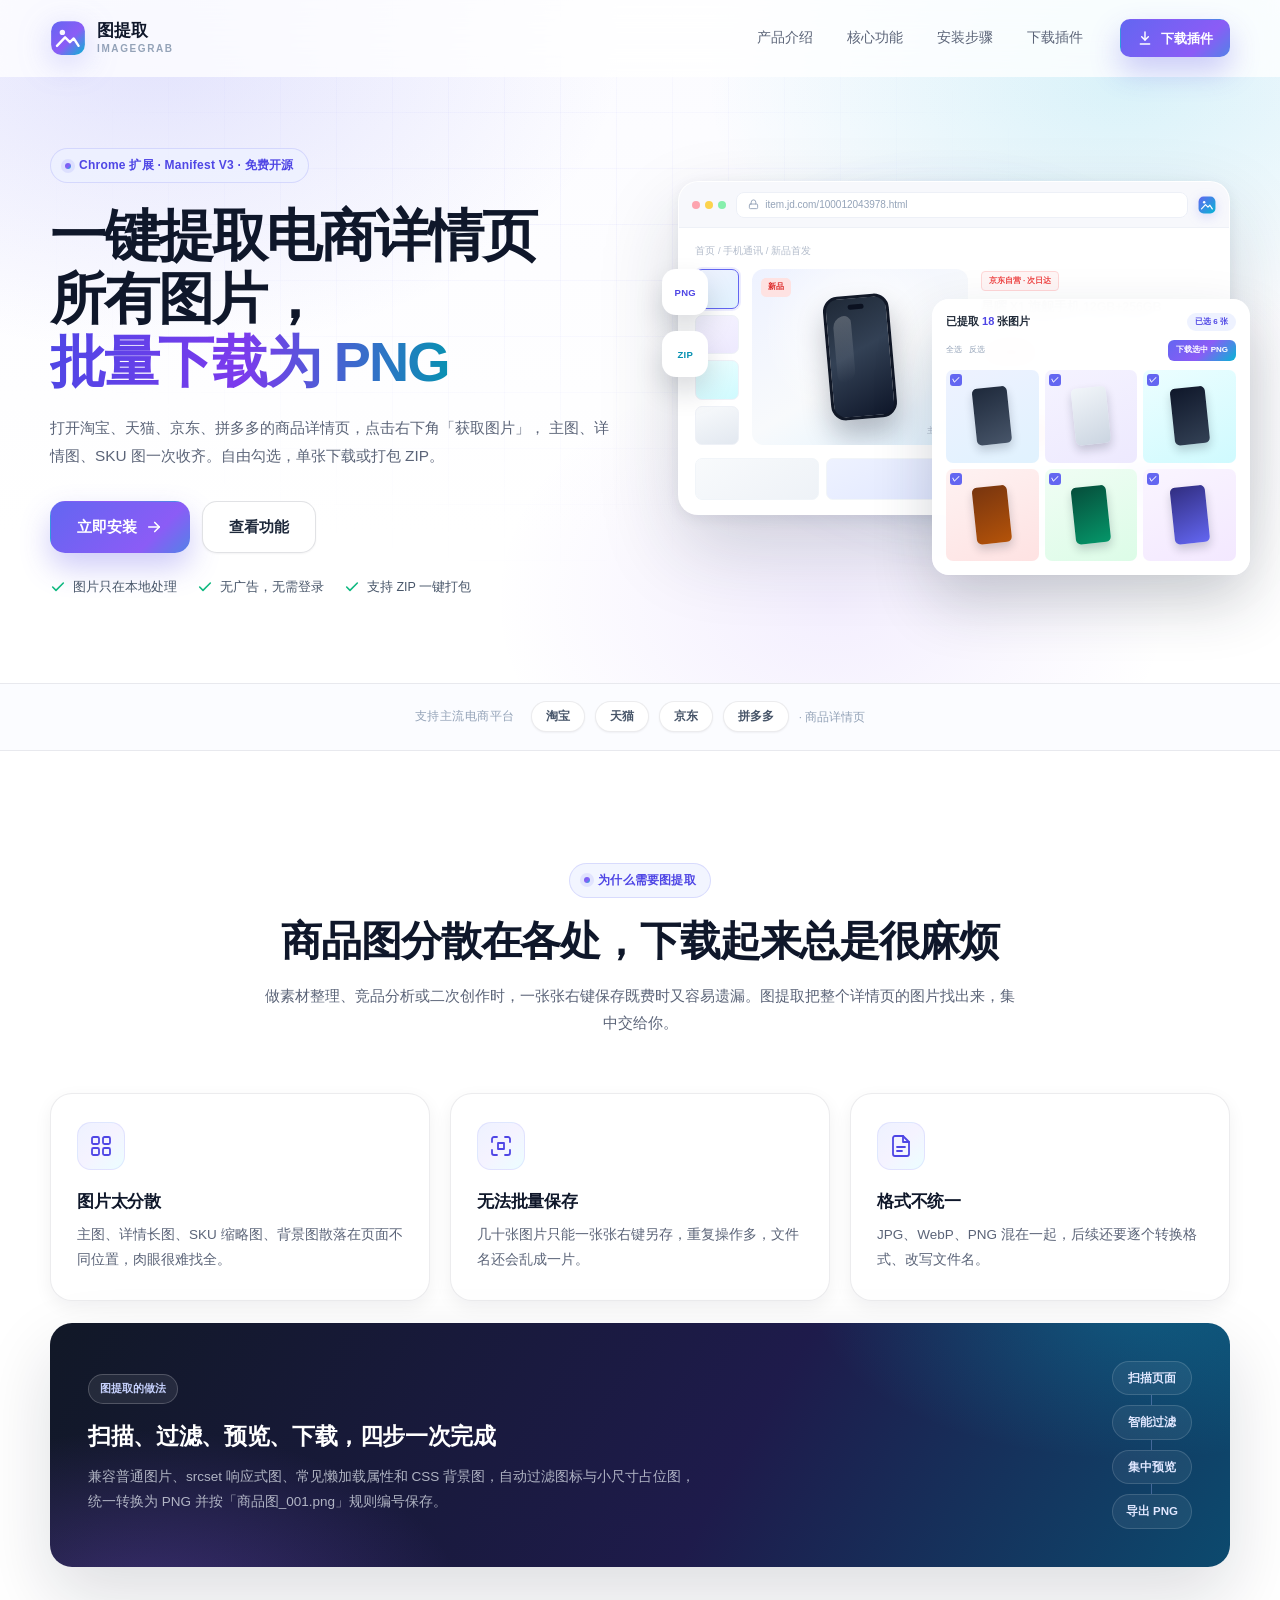
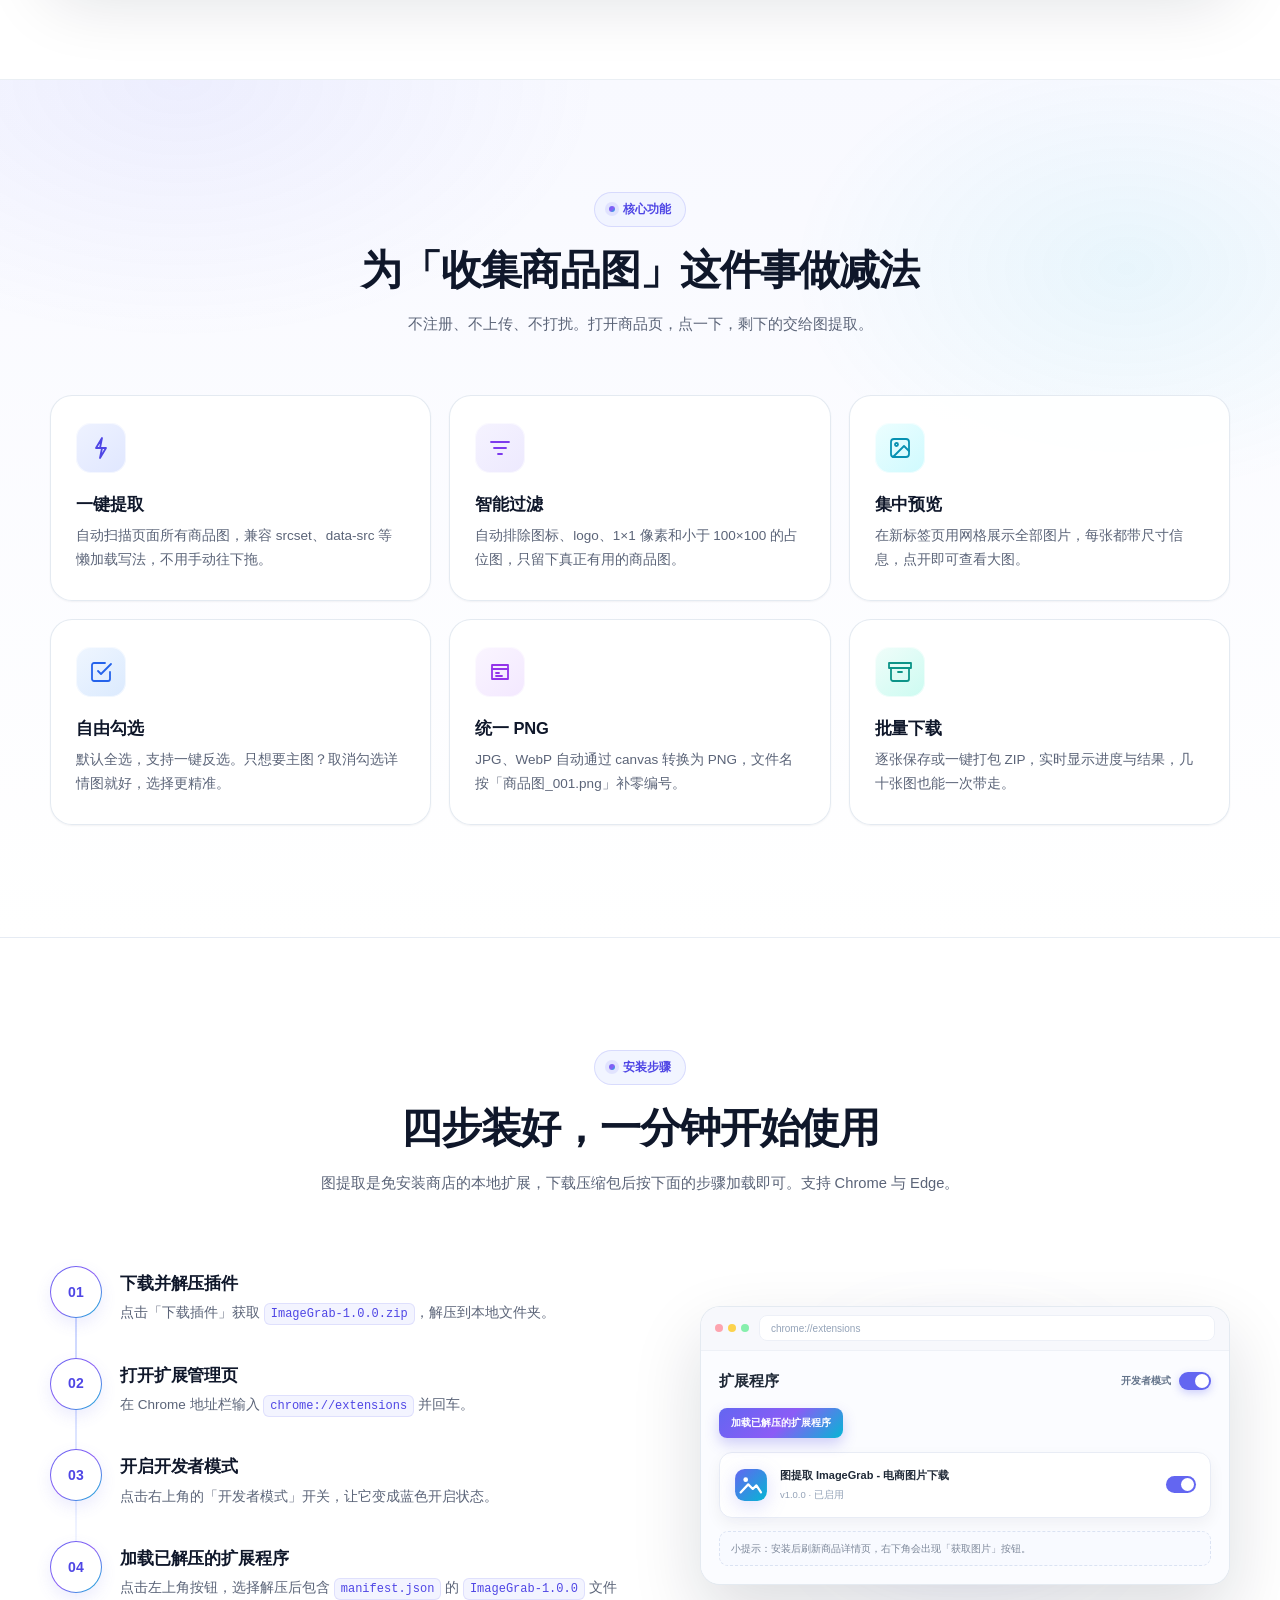
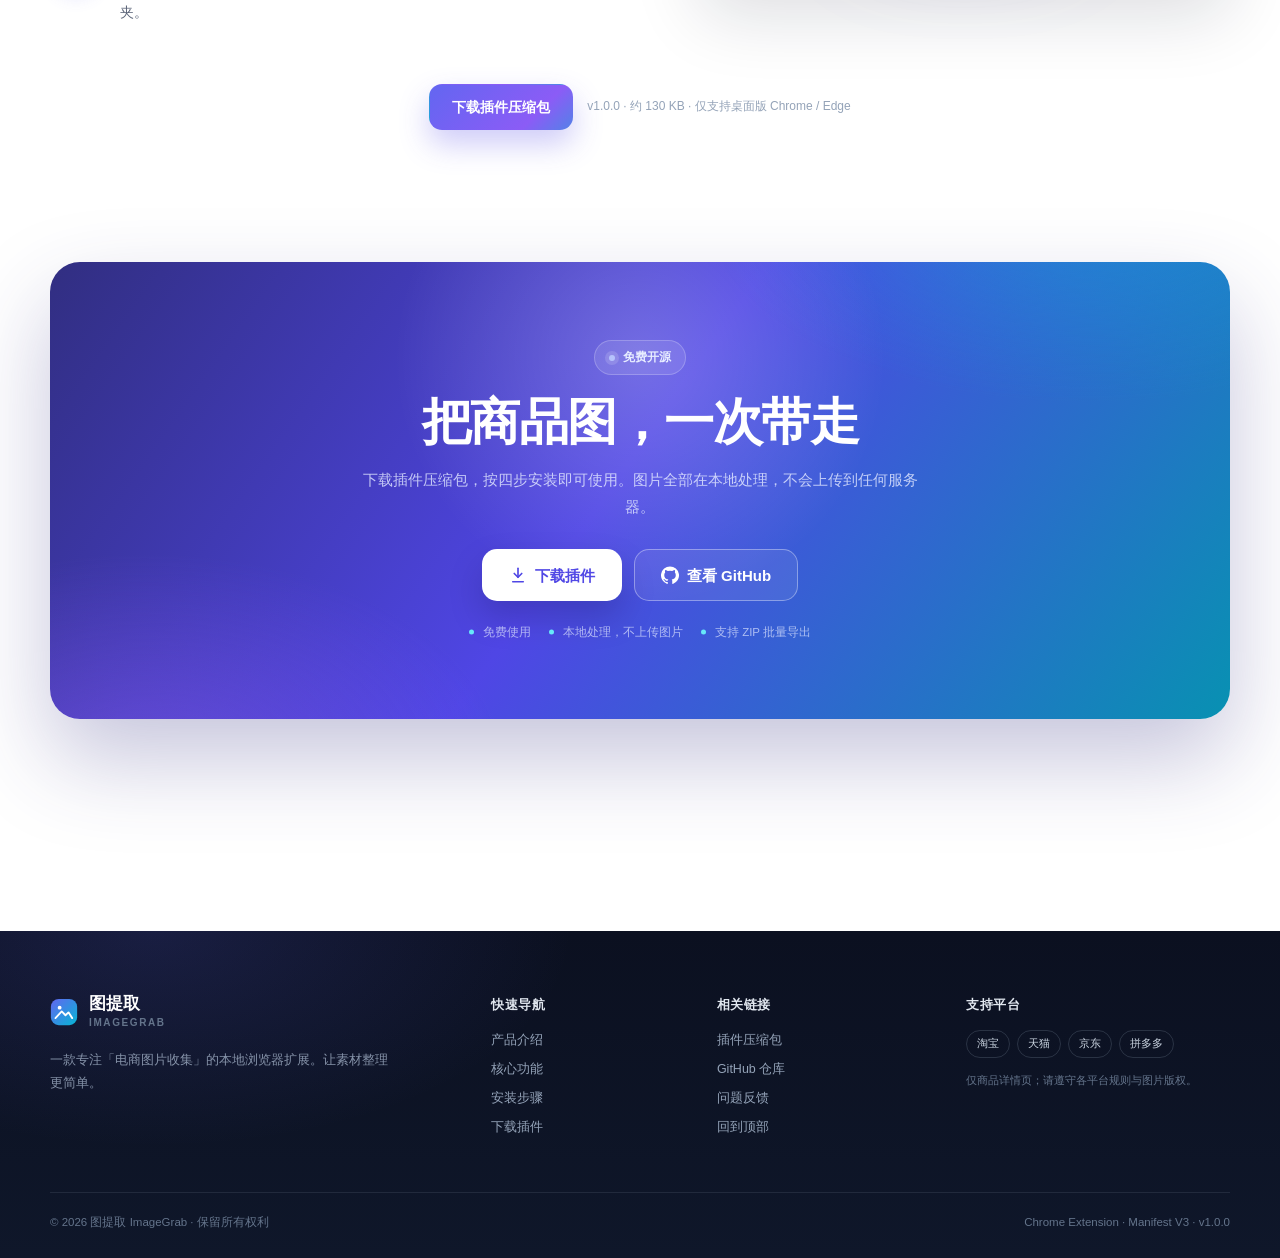
<file: docs/index.html>
<!DOCTYPE html>
<html lang="zh-CN">
<head>
  <meta charset="UTF-8">
  <meta name="viewport" content="width=device-width, initial-scale=1">
  <meta name="description" content="图提取 ImageGrab：一键提取淘宝、天猫、京东、拼多多商品详情页所有图片，集中预览，批量下载为 PNG 或 ZIP。免费的 Chrome 浏览器扩展。">
  <meta name="theme-color" content="#6366f1">
  <title>图提取 ImageGrab · 电商图片一键批量下载</title>
  <link rel="stylesheet" href="css/style.css">
  <link rel="icon" href="assets/icon.svg" type="image/svg+xml">
  <noscript><style>.reveal{opacity:1;transform:none}</style></noscript>
</head>
<body>
  <!-- ===== 顶部导航 ===== -->
  <header class="site-header" id="top">
    <div class="container header-inner">
      <a class="brand" href="#top" aria-label="图提取 ImageGrab 首页">
        <span class="brand-mark" aria-hidden="true">
          <svg viewBox="0 0 32 32" width="36" height="36" fill="none">
            <rect x="1" y="1" width="30" height="30" rx="9" fill="url(#brandGradient)"/>
            <circle cx="11" cy="11" r="2.4" fill="#fff" opacity=".94"/>
            <path d="M6.2 23 13.4 15.4l4.3 4.3 3.4-3.3 4.3 6.6" stroke="#fff" stroke-width="2.1"
                  stroke-linecap="round" stroke-linejoin="round"/>
            <defs>
              <linearGradient id="brandGradient" x1="1" y1="1" x2="31" y2="31" gradientUnits="userSpaceOnUse">
                <stop stop-color="#6366F1"/>
                <stop offset=".55" stop-color="#8B5CF6"/>
                <stop offset="1" stop-color="#06B6D4"/>
              </linearGradient>
            </defs>
          </svg>
        </span>
        <span class="brand-copy">
          <strong>图提取</strong>
          <small>ImageGrab</small>
        </span>
      </a>

      <nav class="nav" aria-label="主导航">
        <a href="#intro">产品介绍</a>
        <a href="#features">核心功能</a>
        <a href="#install">安装步骤</a>
        <a href="#download">下载插件</a>
      </nav>

      <div class="header-actions">
        <a class="btn btn-primary btn-sm header-download" href="downloads/ImageGrab-1.0.0.zip" download>
          <svg viewBox="0 0 24 24" width="16" height="16" fill="none" stroke="currentColor" stroke-width="2.2"
               stroke-linecap="round" stroke-linejoin="round" aria-hidden="true">
            <path d="M12 3v12"/><path d="m7 10 5 5 5-5"/><path d="M5 21h14"/>
          </svg>
          下载插件
        </a>
        <button class="nav-toggle" id="navToggle" type="button" aria-label="打开菜单" aria-expanded="false"
                aria-controls="mobileNav">
          <span></span><span></span><span></span>
        </button>
      </div>
    </div>

    <!-- 移动端折叠菜单 -->
    <div class="mobile-nav" id="mobileNav" hidden>
      <nav aria-label="移动端导航">
        <a href="#intro">产品介绍</a>
        <a href="#features">核心功能</a>
        <a href="#install">安装步骤</a>
        <a href="#download">下载插件</a>
      </nav>
      <a class="btn btn-primary mobile-download" href="downloads/ImageGrab-1.0.0.zip" download>下载插件 v1.0.0</a>
    </div>
  </header>

  <main>
    <!-- ===== Hero 首屏 ===== -->
    <section class="hero">
      <div class="hero-bg" aria-hidden="true"></div>
      <div class="container hero-grid">
        <div class="hero-copy reveal">
          <span class="eyebrow">
            <span class="eyebrow-dot"></span>
            Chrome 扩展 · Manifest V3 · 免费开源
          </span>
          <h1>一键提取电商详情页<br>所有图片，<span class="text-gradient">批量下载为 PNG</span></h1>
          <p class="hero-sub">
            打开淘宝、天猫、京东、拼多多的商品详情页，点击右下角「获取图片」，
            主图、详情图、SKU 图一次收齐。自由勾选，单张下载或打包 ZIP。
          </p>
          <div class="hero-actions">
            <a class="btn btn-primary btn-lg" href="#install">
              立即安装
              <svg viewBox="0 0 24 24" width="18" height="18" fill="none" stroke="currentColor" stroke-width="2.2"
                   stroke-linecap="round" stroke-linejoin="round" aria-hidden="true">
                <path d="M5 12h14"/><path d="m13 6 6 6-6 6"/>
              </svg>
            </a>
            <a class="btn btn-ghost btn-lg" href="#features">查看功能</a>
          </div>
          <ul class="hero-points">
            <li>
              <svg viewBox="0 0 24 24" width="16" height="16" fill="none" stroke="currentColor" stroke-width="2.4"
                   stroke-linecap="round" stroke-linejoin="round" aria-hidden="true"><path d="m4 12 5 5L20 6"/></svg>
              图片只在本地处理
            </li>
            <li>
              <svg viewBox="0 0 24 24" width="16" height="16" fill="none" stroke="currentColor" stroke-width="2.4"
                   stroke-linecap="round" stroke-linejoin="round" aria-hidden="true"><path d="m4 12 5 5L20 6"/></svg>
              无广告，无需登录
            </li>
            <li>
              <svg viewBox="0 0 24 24" width="16" height="16" fill="none" stroke="currentColor" stroke-width="2.4"
                   stroke-linecap="round" stroke-linejoin="round" aria-hidden="true"><path d="m4 12 5 5L20 6"/></svg>
              支持 ZIP 一键打包
            </li>
          </ul>
        </div>

        <!-- 纯 CSS / SVG 绘制的界面示意图 -->
        <div class="hero-visual reveal" aria-hidden="true">
          <div class="demo-glow"></div>
          <div class="demo-browser">
            <div class="demo-chrome">
              <span class="demo-dots"><i></i><i></i><i></i></span>
              <span class="demo-address">
                <svg viewBox="0 0 24 24" width="11" height="11" fill="none" stroke="currentColor" stroke-width="2"
                     stroke-linecap="round" stroke-linejoin="round"><rect x="3" y="11" width="18" height="10" rx="2"/><path d="M7 11V7a5 5 0 0 1 10 0v4"/></svg>
                item.jd.com/100012043978.html
              </span>
              <span class="demo-ext-mark">
                <svg viewBox="0 0 32 32" width="18" height="18" fill="none">
                  <rect x="1" y="1" width="30" height="30" rx="9" fill="url(#demoExtGradient)"/>
                  <circle cx="11" cy="11" r="2.2" fill="#fff"/>
                  <path d="M6.2 23 13.4 15.4l4.3 4.3 3.4-3.3 4.3 6.6" stroke="#fff" stroke-width="2.1"
                        stroke-linecap="round" stroke-linejoin="round"/>
                  <defs>
                    <linearGradient id="demoExtGradient" x1="1" y1="1" x2="31" y2="31" gradientUnits="userSpaceOnUse">
                      <stop stop-color="#6366F1"/><stop offset="1" stop-color="#06B6D4"/>
                    </linearGradient>
                  </defs>
                </svg>
              </span>
            </div>

            <div class="demo-page">
              <div class="demo-crumbs">首页 / 手机通讯 / 新品首发</div>
              <div class="demo-product">
                <div class="demo-thumbs">
                  <span class="is-active"></span><span></span><span></span><span></span>
                </div>
                <div class="demo-visual">
                  <span class="demo-flag">新品</span>
                  <div class="demo-phone">
                    <span class="demo-phone-camera"></span>
                    <span class="demo-phone-shine"></span>
                  </div>
                  <span class="demo-visual-hint">主图区域</span>
                </div>
                <div class="demo-info">
                  <span class="demo-tag">京东自营 · 次日达</span>
                  <h3>星曜 X1 旗舰手机 12GB+256GB</h3>
                  <p class="demo-sub">2 亿像素影像 · 5500mAh 长续航 · 曜石黑</p>
                  <div class="demo-price"><small>¥</small>3999<span>起</span></div>
                  <div class="demo-specs"><i></i><i></i><i></i></div>
                  <div class="demo-buy">加入购物车</div>
                </div>
              </div>
              <div class="demo-detail">
                <span></span><span></span><span></span><span></span>
              </div>
            </div>

            <button class="demo-fab" type="button" tabindex="-1">
              <svg viewBox="0 0 24 24" width="15" height="15" fill="none" stroke="currentColor" stroke-width="2"
                   stroke-linecap="round" stroke-linejoin="round"><rect x="3" y="3" width="18" height="18" rx="3"/><circle cx="8.5" cy="8.5" r="1.5"/><path d="m21 15-5-5L5 21"/></svg>
              获取图片
            </button>
          </div>

          <div class="demo-gallery">
            <div class="demo-gallery-head">
              <strong>已提取 <em>18</em> 张图片</strong>
              <span class="demo-pill">已选 6 张</span>
            </div>
            <div class="demo-gallery-toolbar">
              <span>全选</span><span>反选</span>
              <b>下载选中 PNG</b>
            </div>
            <div class="demo-grid">
              <span class="demo-tile t1"><i></i></span>
              <span class="demo-tile t2"><i></i></span>
              <span class="demo-tile t3"><i></i></span>
              <span class="demo-tile t4"><i></i></span>
              <span class="demo-tile t5"><i></i></span>
              <span class="demo-tile t6"><i></i></span>
            </div>
          </div>

          <span class="demo-float demo-float-png">PNG</span>
          <span class="demo-float demo-float-zip">ZIP</span>
        </div>
      </div>
    </section>

    <!-- ===== 支持平台 ===== -->
    <section class="platforms" aria-label="支持的平台">
      <div class="container platform-inner">
        <span class="platform-label">支持主流电商平台</span>
        <span class="platform-chip">淘宝</span>
        <span class="platform-chip">天猫</span>
        <span class="platform-chip">京东</span>
        <span class="platform-chip">拼多多</span>
        <span class="platform-note">· 商品详情页</span>
      </div>
    </section>

    <!-- ===== 产品介绍 ===== -->
    <section class="section" id="intro">
      <div class="container">
        <div class="section-head reveal">
          <span class="eyebrow"><span class="eyebrow-dot"></span>为什么需要图提取</span>
          <h2>商品图分散在各处，<br class="br-mobile">下载起来总是很麻烦</h2>
          <p>做素材整理、竞品分析或二次创作时，一张张右键保存既费时又容易遗漏。图提取把整个详情页的图片找出来，集中交给你。</p>
        </div>

        <div class="problem-grid">
          <article class="problem-card reveal">
            <span class="problem-icon">
              <svg viewBox="0 0 24 24" width="24" height="24" fill="none" stroke="currentColor" stroke-width="1.8"
                   stroke-linecap="round" stroke-linejoin="round"><rect x="3" y="3" width="7" height="7" rx="1.5"/><rect x="14" y="3" width="7" height="7" rx="1.5"/><rect x="3" y="14" width="7" height="7" rx="1.5"/><rect x="14" y="14" width="7" height="7" rx="1.5"/></svg>
            </span>
            <h3>图片太分散</h3>
            <p>主图、详情长图、SKU 缩略图、背景图散落在页面不同位置，肉眼很难找全。</p>
          </article>
          <article class="problem-card reveal">
            <span class="problem-icon">
              <svg viewBox="0 0 24 24" width="24" height="24" fill="none" stroke="currentColor" stroke-width="1.8"
                   stroke-linecap="round" stroke-linejoin="round"><path d="M8 3H5a2 2 0 0 0-2 2v3"/><path d="M21 8V5a2 2 0 0 0-2-2h-3"/><path d="M3 16v3a2 2 0 0 0 2 2h3"/><path d="M16 21h3a2 2 0 0 0 2-2v-3"/><path d="M9 9h6v6H9z"/></svg>
            </span>
            <h3>无法批量保存</h3>
            <p>几十张图片只能一张张右键另存，重复操作多，文件名还会乱成一片。</p>
          </article>
          <article class="problem-card reveal">
            <span class="problem-icon">
              <svg viewBox="0 0 24 24" width="24" height="24" fill="none" stroke="currentColor" stroke-width="1.8"
                   stroke-linecap="round" stroke-linejoin="round"><path d="M14 2H6a2 2 0 0 0-2 2v16a2 2 0 0 0 2 2h12a2 2 0 0 0 2-2V8z"/><path d="M14 2v6h6"/><path d="M8 13h8"/><path d="M8 17h5"/></svg>
            </span>
            <h3>格式不统一</h3>
            <p>JPG、WebP、PNG 混在一起，后续还要逐个转换格式、改写文件名。</p>
          </article>
        </div>

        <div class="solution-card reveal">
          <div class="solution-copy">
            <span class="solution-badge">图提取的做法</span>
            <h3>扫描、过滤、预览、下载，四步一次完成</h3>
            <p>兼容普通图片、srcset 响应式图、常见懒加载属性和 CSS 背景图，自动过滤图标与小尺寸占位图，统一转换为 PNG 并按「商品图_001.png」规则编号保存。</p>
          </div>
          <div class="solution-steps" aria-hidden="true">
            <span>扫描页面</span><i></i><span>智能过滤</span><i></i><span>集中预览</span><i></i><span>导出 PNG</span>
          </div>
        </div>
      </div>
    </section>

    <!-- ===== 核心功能 ===== -->
    <section class="section section-tinted" id="features">
      <div class="container">
        <div class="section-head reveal">
          <span class="eyebrow"><span class="eyebrow-dot"></span>核心功能</span>
          <h2>为「收集商品图」这件事<br class="br-mobile">做减法</h2>
          <p>不注册、不上传、不打扰。打开商品页，点一下，剩下的交给图提取。</p>
        </div>

        <div class="feature-grid">
          <article class="feature-card reveal">
            <span class="feature-icon fi-indigo">
              <svg viewBox="0 0 24 24" width="24" height="24" fill="none" stroke="currentColor" stroke-width="1.8"
                   stroke-linecap="round" stroke-linejoin="round"><path d="m13 2-2 10h6L11 22l2-10H7z"/></svg>
            </span>
            <h3>一键提取</h3>
            <p>自动扫描页面所有商品图，兼容 srcset、data-src 等懒加载写法，不用手动往下拖。</p>
          </article>
          <article class="feature-card reveal">
            <span class="feature-icon fi-violet">
              <svg viewBox="0 0 24 24" width="24" height="24" fill="none" stroke="currentColor" stroke-width="1.8"
                   stroke-linecap="round" stroke-linejoin="round"><path d="M3 6h18"/><path d="M6 12h12"/><path d="M10 18h4"/></svg>
            </span>
            <h3>智能过滤</h3>
            <p>自动排除图标、logo、1×1 像素和小于 100×100 的占位图，只留下真正有用的商品图。</p>
          </article>
          <article class="feature-card reveal">
            <span class="feature-icon fi-cyan">
              <svg viewBox="0 0 24 24" width="24" height="24" fill="none" stroke="currentColor" stroke-width="1.8"
                   stroke-linecap="round" stroke-linejoin="round"><rect x="3" y="3" width="18" height="18" rx="3"/><circle cx="8.5" cy="8.5" r="1.5"/><path d="m21 15-5-5L5 21"/></svg>
            </span>
            <h3>集中预览</h3>
            <p>在新标签页用网格展示全部图片，每张都带尺寸信息，点开即可查看大图。</p>
          </article>
          <article class="feature-card reveal">
            <span class="feature-icon fi-blue">
              <svg viewBox="0 0 24 24" width="24" height="24" fill="none" stroke="currentColor" stroke-width="1.8"
                   stroke-linecap="round" stroke-linejoin="round"><path d="M9 11l3 3L22 4"/><path d="M21 12v7a2 2 0 0 1-2 2H5a2 2 0 0 1-2-2V5a2 2 0 0 1 2-2h11"/></svg>
            </span>
            <h3>自由勾选</h3>
            <p>默认全选，支持一键反选。只想要主图？取消勾选详情图就好，选择更精准。</p>
          </article>
          <article class="feature-card reveal">
            <span class="feature-icon fi-purple">
              <svg viewBox="0 0 24 24" width="24" height="24" fill="none" stroke="currentColor" stroke-width="1.8"
                   stroke-linecap="round" stroke-linejoin="round"><path d="M4 5h16v14H4z"/><path d="M4 9h16"/><path d="M8 13h3"/><path d="M8 16h6"/></svg>
            </span>
            <h3>统一 PNG</h3>
            <p>JPG、WebP 自动通过 canvas 转换为 PNG，文件名按「商品图_001.png」补零编号。</p>
          </article>
          <article class="feature-card reveal">
            <span class="feature-icon fi-teal">
              <svg viewBox="0 0 24 24" width="24" height="24" fill="none" stroke="currentColor" stroke-width="1.8"
                   stroke-linecap="round" stroke-linejoin="round"><path d="M21 8v11a2 2 0 0 1-2 2H5a2 2 0 0 1-2-2V8"/><path d="M1 3h22v5H1z"/><path d="M10 12h4"/></svg>
            </span>
            <h3>批量下载</h3>
            <p>逐张保存或一键打包 ZIP，实时显示进度与结果，几十张图也能一次带走。</p>
          </article>
        </div>
      </div>
    </section>

    <!-- ===== 安装步骤 ===== -->
    <section class="section" id="install">
      <div class="container">
        <div class="section-head reveal">
          <span class="eyebrow"><span class="eyebrow-dot"></span>安装步骤</span>
          <h2>四步装好，<br class="br-mobile">一分钟开始使用</h2>
          <p>图提取是免安装商店的本地扩展，下载压缩包后按下面的步骤加载即可。支持 Chrome 与 Edge。</p>
        </div>

        <div class="install-grid">
          <ol class="install-steps">
            <li class="reveal">
              <span class="step-num">01</span>
              <div class="step-copy">
                <h3>下载并解压插件</h3>
                <p>点击「下载插件」获取 <code>ImageGrab-1.0.0.zip</code>，解压到本地文件夹。</p>
              </div>
            </li>
            <li class="reveal">
              <span class="step-num">02</span>
              <div class="step-copy">
                <h3>打开扩展管理页</h3>
                <p>在 Chrome 地址栏输入 <code>chrome://extensions</code> 并回车。</p>
              </div>
            </li>
            <li class="reveal">
              <span class="step-num">03</span>
              <div class="step-copy">
                <h3>开启开发者模式</h3>
                <p>点击右上角的「开发者模式」开关，让它变成蓝色开启状态。</p>
              </div>
            </li>
            <li class="reveal">
              <span class="step-num">04</span>
              <div class="step-copy">
                <h3>加载已解压的扩展程序</h3>
                <p>点击左上角按钮，选择解压后包含 <code>manifest.json</code> 的 <code>ImageGrab-1.0.0</code> 文件夹。</p>
              </div>
            </li>
          </ol>

          <!-- 扩展管理页示意图 -->
          <div class="install-visual reveal" aria-hidden="true">
            <div class="ext-window">
              <div class="ext-titlebar">
                <span class="ext-dots"><i></i><i></i><i></i></span>
                <span class="ext-address">chrome://extensions</span>
              </div>
              <div class="ext-body">
                <div class="ext-toolbar">
                  <span class="ext-title">扩展程序</span>
                  <span class="ext-dev">
                    开发者模式
                    <i class="ext-switch"></i>
                  </span>
                </div>
                <div class="ext-actions">
                  <span class="ext-load">加载已解压的扩展程序</span>
                </div>
                <div class="ext-extension">
                  <span class="ext-extension-logo">
                    <svg viewBox="0 0 32 32" width="34" height="34" fill="none">
                      <rect x="1" y="1" width="30" height="30" rx="9" fill="url(#installLogoGradient)"/>
                      <circle cx="11" cy="11" r="2.2" fill="#fff"/>
                      <path d="M6.2 23 13.4 15.4l4.3 4.3 3.4-3.3 4.3 6.6" stroke="#fff" stroke-width="2.1"
                            stroke-linecap="round" stroke-linejoin="round"/>
                      <defs>
                        <linearGradient id="installLogoGradient" x1="1" y1="1" x2="31" y2="31" gradientUnits="userSpaceOnUse">
                          <stop stop-color="#6366F1"/><stop offset="1" stop-color="#06B6D4"/>
                        </linearGradient>
                      </defs>
                    </svg>
                  </span>
                  <span class="ext-extension-copy">
                    <strong>图提取 ImageGrab - 电商图片下载</strong>
                    <small>v1.0.0 · 已启用</small>
                  </span>
                  <span class="ext-toggle"></span>
                </div>
                <p class="ext-tip">小提示：安装后刷新商品详情页，右下角会出现「获取图片」按钮。</p>
              </div>
            </div>
            <span class="install-glow"></span>
          </div>
        </div>

        <div class="install-cta reveal">
          <a class="btn btn-primary" href="downloads/ImageGrab-1.0.0.zip" download>下载插件压缩包</a>
          <span>v1.0.0 · 约 130 KB · 仅支持桌面版 Chrome / Edge</span>
        </div>
      </div>
    </section>

    <!-- ===== 底部 CTA ===== -->
    <section class="section cta-section" id="download">
      <div class="container">
        <div class="cta-card reveal">
          <div class="cta-glow" aria-hidden="true"></div>
          <span class="eyebrow eyebrow-light"><span class="eyebrow-dot"></span>免费开源</span>
          <h2>把商品图，<br class="br-mobile">一次带走</h2>
          <p>下载插件压缩包，按四步安装即可使用。图片全部在本地处理，不会上传到任何服务器。</p>
          <div class="cta-actions">
            <a class="btn btn-light btn-lg" href="downloads/ImageGrab-1.0.0.zip" download>
              <svg viewBox="0 0 24 24" width="18" height="18" fill="none" stroke="currentColor" stroke-width="2.2"
                   stroke-linecap="round" stroke-linejoin="round" aria-hidden="true"><path d="M12 3v12"/><path d="m7 10 5 5 5-5"/><path d="M5 21h14"/></svg>
              下载插件
            </a>
            <a class="btn btn-outline-light btn-lg" href="https://github.com/LiZz1W/imagegrab" target="_blank" rel="noreferrer">
              <svg viewBox="0 0 24 24" width="18" height="18" fill="currentColor" aria-hidden="true">
                <path d="M12 .5a12 12 0 0 0-3.79 23.39c.6.11.82-.26.82-.58v-2.03c-3.34.73-4.04-1.61-4.04-1.61-.55-1.39-1.34-1.76-1.34-1.76-1.09-.75.08-.73.08-.73 1.2.08 1.84 1.24 1.84 1.24 1.07 1.83 2.81 1.3 3.5.99.11-.78.42-1.31.76-1.61-2.67-.3-5.47-1.34-5.47-5.95 0-1.31.47-2.39 1.24-3.23-.12-.3-.54-1.52.12-3.18 0 0 1.01-.32 3.3 1.23a11.5 11.5 0 0 1 6 0c2.29-1.55 3.3-1.23 3.3-1.23.66 1.66.24 2.88.12 3.18.77.84 1.24 1.92 1.24 3.23 0 4.62-2.81 5.64-5.49 5.94.43.37.81 1.1.81 2.22v3.29c0 .32.22.7.82.58A12 12 0 0 0 12 .5z"/>
              </svg>
              查看 GitHub
            </a>
          </div>
          <ul class="cta-points">
            <li>免费使用</li>
            <li>本地处理，不上传图片</li>
            <li>支持 ZIP 批量导出</li>
          </ul>
        </div>
      </div>
    </section>
  </main>

  <!-- ===== 页脚 ===== -->
  <footer class="site-footer">
    <div class="container footer-grid">
      <div class="footer-brand">
        <a class="brand" href="#top" aria-label="回到顶部">
          <span class="brand-mark brand-mark-sm" aria-hidden="true">
            <svg viewBox="0 0 32 32" width="28" height="28" fill="none">
              <rect x="1" y="1" width="30" height="30" rx="9" fill="url(#footerLogoGradient)"/>
              <circle cx="11" cy="11" r="2.2" fill="#fff"/>
              <path d="M6.2 23 13.4 15.4l4.3 4.3 3.4-3.3 4.3 6.6" stroke="#fff" stroke-width="2.1"
                    stroke-linecap="round" stroke-linejoin="round"/>
              <defs>
                <linearGradient id="footerLogoGradient" x1="1" y1="1" x2="31" y2="31" gradientUnits="userSpaceOnUse">
                  <stop stop-color="#6366F1"/><stop offset="1" stop-color="#06B6D4"/>
                </linearGradient>
              </defs>
            </svg>
          </span>
          <span class="brand-copy"><strong>图提取</strong><small>ImageGrab</small></span>
        </a>
        <p>一款专注「电商图片收集」的本地浏览器扩展。让素材整理更简单。</p>
      </div>

      <nav class="footer-col" aria-label="页脚导航">
        <h3>快速导航</h3>
        <a href="#intro">产品介绍</a>
        <a href="#features">核心功能</a>
        <a href="#install">安装步骤</a>
        <a href="#download">下载插件</a>
      </nav>

      <div class="footer-col">
        <h3>相关链接</h3>
        <a href="downloads/ImageGrab-1.0.0.zip" download>插件压缩包</a>
        <a href="https://github.com/LiZz1W/imagegrab" target="_blank" rel="noreferrer">GitHub 仓库</a>
        <a href="https://github.com/LiZz1W/imagegrab/issues" target="_blank" rel="noreferrer">问题反馈</a>
        <a href="#top">回到顶部</a>
      </div>

      <div class="footer-col footer-platforms">
        <h3>支持平台</h3>
        <div class="footer-chips">
          <span>淘宝</span><span>天猫</span><span>京东</span><span>拼多多</span>
        </div>
        <p class="footer-note">仅商品详情页；请遵守各平台规则与图片版权。</p>
      </div>
    </div>

    <div class="container footer-bottom">
      <span>© 2026 图提取 ImageGrab · 保留所有权利</span>
      <span>Chrome Extension · Manifest V3 · v1.0.0</span>
    </div>
  </footer>

  <button class="back-top" id="backTop" type="button" aria-label="回到顶部" hidden>
    <svg viewBox="0 0 24 24" width="18" height="18" fill="none" stroke="currentColor" stroke-width="2.2"
         stroke-linecap="round" stroke-linejoin="round" aria-hidden="true"><path d="M12 19V5"/><path d="m5 12 7-7 7 7"/></svg>
  </button>

  <script src="js/main.js"></script>
</body>
</html>
</file>
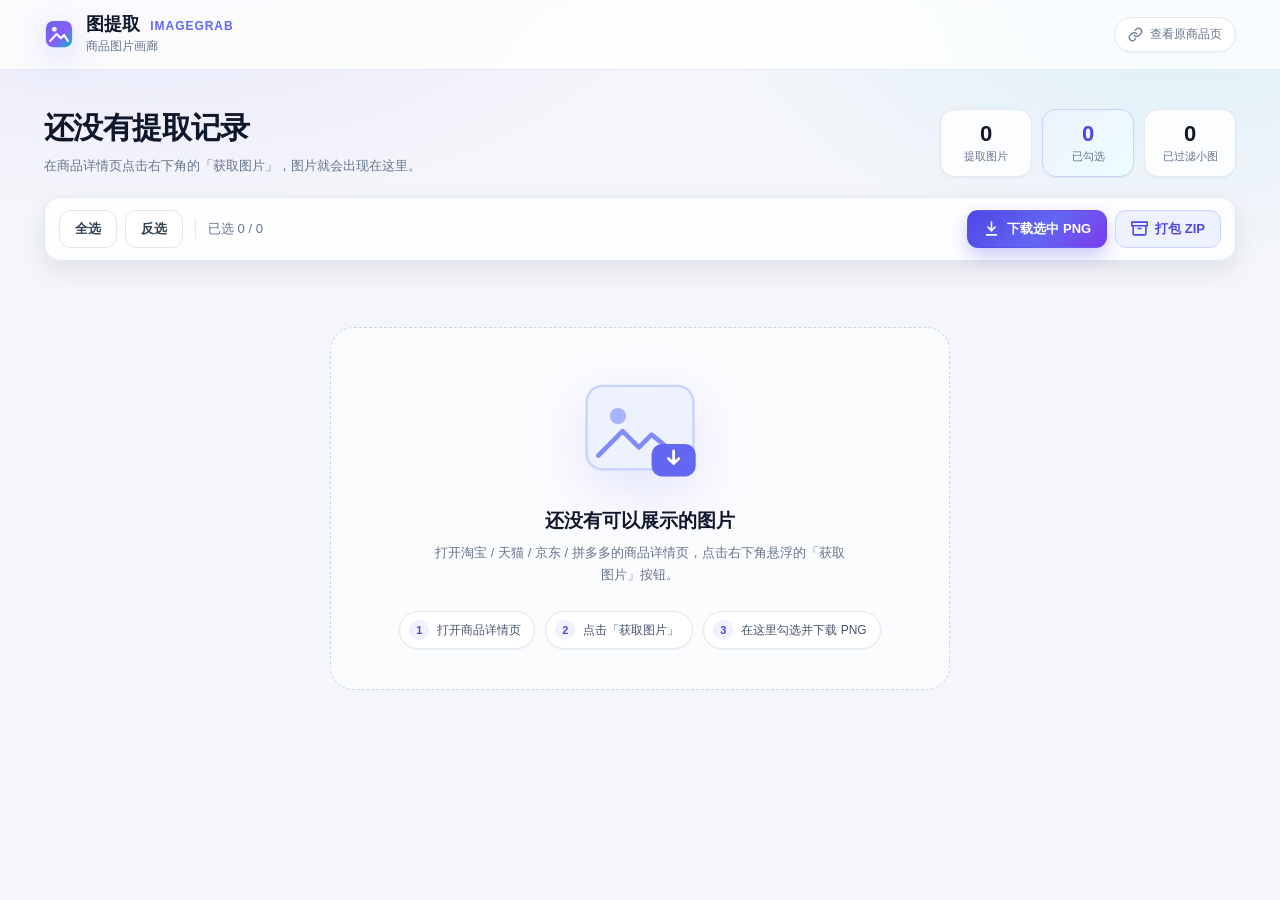
<file: extension/gallery.html>
<!DOCTYPE html>
<html lang="zh-CN">
<head>
  <meta charset="UTF-8">
  <meta name="viewport" content="width=device-width, initial-scale=1">
  <title>图提取 · 图片画廊</title>
  <link rel="stylesheet" href="gallery.css">
</head>
<body>
  <header class="topbar">
    <div class="brand">
      <span class="brand-logo" aria-hidden="true">
        <svg viewBox="0 0 32 32" width="30" height="30" fill="none">
          <rect x="2" y="2" width="28" height="28" rx="8" fill="url(#brandGradient)"/>
          <circle cx="11" cy="11" r="2.6" fill="#fff" opacity=".9"/>
          <path d="M6.5 23.5 13.5 16l4.5 4.5 3.5-3.5 4 6.5" stroke="#fff" stroke-width="2.2"
                stroke-linecap="round" stroke-linejoin="round"/>
          <defs>
            <linearGradient id="brandGradient" x1="2" y1="2" x2="30" y2="30" gradientUnits="userSpaceOnUse">
              <stop stop-color="#6366F1"/>
              <stop offset=".55" stop-color="#8B5CF6"/>
              <stop offset="1" stop-color="#06B6D4"/>
            </linearGradient>
          </defs>
        </svg>
      </span>
      <div class="brand-text">
        <h1>图提取 <span>ImageGrab</span></h1>
        <p>商品图片画廊</p>
      </div>
    </div>
    <a class="source-link" id="sourceLink" href="#" target="_blank" rel="noreferrer" hidden>
      <svg viewBox="0 0 24 24" width="15" height="15" fill="none" stroke="currentColor" stroke-width="2"
           stroke-linecap="round" stroke-linejoin="round" aria-hidden="true">
        <path d="M10 13a5 5 0 0 0 7.54.54l3-3a5 5 0 0 0-7.07-7.07l-1.72 1.71"/>
        <path d="M14 11a5 5 0 0 0-7.54-.54l-3 3a5 5 0 0 0 7.07 7.07l1.71-1.71"/>
      </svg>
      <span id="sourceHost">查看原商品页</span>
    </a>
  </header>

  <main>
    <section class="summary">
      <div class="summary-copy">
        <h2 id="pageTitle">还没有提取记录</h2>
        <p id="pageMeta">在商品详情页点击右下角的「获取图片」，图片就会出现在这里。</p>
      </div>
      <div class="stats" id="stats" hidden>
        <div class="stat">
          <strong id="totalCount">0</strong>
          <span>提取图片</span>
        </div>
        <div class="stat stat-accent">
          <strong id="selectedCount">0</strong>
          <span>已勾选</span>
        </div>
        <div class="stat">
          <strong id="filteredCount">0</strong>
          <span>已过滤小图</span>
        </div>
      </div>
    </section>

    <section class="toolbar" id="toolbar" hidden>
      <div class="toolbar-left">
        <button type="button" class="btn btn-ghost" id="selectAll">全选</button>
        <button type="button" class="btn btn-ghost" id="invert">反选</button>
        <span class="divider" aria-hidden="true"></span>
        <span class="selection-text" id="selectionText">已选 0 / 0</span>
      </div>
      <div class="toolbar-right">
        <button type="button" class="btn btn-primary" id="downloadPng">
          <svg viewBox="0 0 24 24" width="17" height="17" fill="none" stroke="currentColor" stroke-width="2.2"
               stroke-linecap="round" stroke-linejoin="round" aria-hidden="true">
            <path d="M12 3v12"/><path d="m7 10 5 5 5-5"/><path d="M5 21h14"/>
          </svg>
          下载选中 PNG
        </button>
        <button type="button" class="btn btn-secondary" id="downloadZip">
          <svg viewBox="0 0 24 24" width="17" height="17" fill="none" stroke="currentColor" stroke-width="2.2"
               stroke-linecap="round" stroke-linejoin="round" aria-hidden="true">
            <path d="M21 8v11a2 2 0 0 1-2 2H5a2 2 0 0 1-2-2V8"/>
            <path d="M1 3h22v5H1z"/><path d="M10 12h4"/>
          </svg>
          打包 ZIP
        </button>
      </div>
    </section>

    <section class="grid" id="grid" aria-live="polite"></section>

    <section class="empty" id="emptyState" hidden>
      <div class="empty-illustration" aria-hidden="true">
        <svg viewBox="0 0 120 100" width="140" height="116" fill="none">
          <rect x="14" y="12" width="92" height="72" rx="14" fill="#EEF2FF" stroke="#C7D2FE" stroke-width="2"/>
          <circle cx="41" cy="38" r="7" fill="#A5B4FC"/>
          <path d="m24 72 21-21 14 14 11-11 22 18" stroke="#818CF8" stroke-width="4"
                stroke-linecap="round" stroke-linejoin="round"/>
          <rect x="70" y="62" width="38" height="28" rx="9" fill="#6366F1"/>
          <path d="M89 68v11m0 0 4.5-4.5M89 79l-4.5-4.5" stroke="#fff" stroke-width="2.4"
                stroke-linecap="round" stroke-linejoin="round"/>
        </svg>
      </div>
      <h3>还没有可以展示的图片</h3>
      <p>打开淘宝 / 天猫 / 京东 / 拼多多的商品详情页，点击右下角悬浮的「获取图片」按钮。</p>
      <ol class="empty-steps">
        <li><span>1</span>打开商品详情页</li>
        <li><span>2</span>点击「获取图片」</li>
        <li><span>3</span>在这里勾选并下载 PNG</li>
      </ol>
    </section>
  </main>

  <div class="progress" id="progress" hidden role="status" aria-live="polite">
    <span class="progress-spinner" aria-hidden="true"></span>
    <div class="progress-body">
      <div class="progress-text"><span id="progressText">正在处理…</span><span id="progressPercent">0%</span></div>
      <div class="progress-track"><span id="progressBar"></span></div>
    </div>
  </div>

  <div class="toast" id="toast" role="status" aria-live="polite"></div>

  <div class="preview" id="preview" hidden>
    <div class="preview-backdrop" data-close="1"></div>
    <div class="preview-card" role="dialog" aria-modal="true" aria-label="图片预览">
      <button type="button" class="preview-close" id="previewClose" aria-label="关闭预览">×</button>
      <div class="preview-stage"><img id="previewImage" alt="图片预览"></div>
      <div class="preview-meta">
        <div>
          <strong id="previewName">商品图</strong>
          <span id="previewSize"></span>
        </div>
        <div class="preview-actions">
          <a id="previewOriginal" href="#" target="_blank" rel="noreferrer">查看原图</a>
          <button type="button" class="btn btn-primary" id="previewDownload">下载这张 PNG</button>
        </div>
      </div>
    </div>
  </div>

  <script src="libs/jszip.min.js"></script>
  <script src="gallery.js"></script>
</body>
</html>
</file>
<file: docs/css/style.css>
/* =========================================================
   图提取 ImageGrab 官网样式
   纯静态、无框架、无 CDN；所有颜色与圆角集中在 :root
   ========================================================= */

:root {
  --primary: #6366f1;
  --primary-strong: #4f46e5;
  --violet: #8b5cf6;
  --accent: #06b6d4;
  --ink: #0f172a;
  --ink-soft: #1e293b;
  --muted: #5b6478;
  --muted-light: #94a3b8;
  --line: rgba(15, 23, 42, 0.08);
  --line-strong: rgba(15, 23, 42, 0.12);
  --bg: #f7f8fc;
  --surface: #ffffff;
  --success: #10b981;

  --gradient-brand: linear-gradient(135deg, #6366f1 0%, #8b5cf6 52%, #06b6d4 100%);
  --gradient-text: linear-gradient(92deg, #4f46e5 0%, #7c3aed 48%, #0891b2 100%);
  --gradient-soft: linear-gradient(135deg, #eef2ff 0%, #f5f3ff 50%, #ecfeff 100%);

  --radius-xs: 8px;
  --radius-sm: 12px;
  --radius-md: 16px;
  --radius-lg: 22px;
  --radius-xl: 30px;

  --shadow-xs: 0 1px 2px rgba(15, 23, 42, 0.05);
  --shadow-sm: 0 6px 18px rgba(15, 23, 42, 0.06);
  --shadow-md: 0 16px 40px rgba(15, 23, 42, 0.09);
  --shadow-lg: 0 30px 70px rgba(15, 23, 42, 0.14);
  --shadow-primary: 0 14px 30px rgba(79, 70, 229, 0.28);

  --container: 1180px;
  --header-h: 76px;
  --ease: cubic-bezier(0.22, 1, 0.36, 1);
}

*,
*::before,
*::after {
  box-sizing: border-box;
}

html {
  scroll-behavior: smooth;
  -webkit-text-size-adjust: 100%;
}

body {
  margin: 0;
  color: var(--ink);
  background: var(--surface);
  font-family: -apple-system, BlinkMacSystemFont, "Segoe UI", "PingFang SC",
    "Microsoft YaHei", "Helvetica Neue", Arial, sans-serif;
  font-size: 16px;
  line-height: 1.6;
  -webkit-font-smoothing: antialiased;
  overflow-x: hidden;
}

body.menu-open {
  overflow: hidden;
}

img,
svg {
  display: block;
  max-width: 100%;
}

a {
  color: inherit;
  text-decoration: none;
}

button {
  font: inherit;
  color: inherit;
}

h1,
h2,
h3,
p,
ul,
ol {
  margin: 0;
}

ul,
ol {
  padding: 0;
  list-style: none;
}

[hidden] {
  display: none !important;
}

::selection {
  background: rgba(99, 102, 241, 0.2);
}

:focus-visible {
  outline: 3px solid rgba(99, 102, 241, 0.45);
  outline-offset: 3px;
  border-radius: 6px;
}

.container {
  width: min(var(--container), calc(100% - 48px));
  margin-inline: auto;
}

/* ---------- 通用按钮 ---------- */
.btn {
  display: inline-flex;
  align-items: center;
  justify-content: center;
  gap: 8px;
  height: 46px;
  padding: 0 22px;
  border: 1px solid transparent;
  border-radius: 13px;
  font-size: 14px;
  font-weight: 650;
  line-height: 1;
  white-space: nowrap;
  cursor: pointer;
  transition: transform 0.25s var(--ease), box-shadow 0.25s var(--ease),
    background 0.25s var(--ease), border-color 0.25s var(--ease), color 0.25s var(--ease);
}

.btn:hover {
  transform: translateY(-2px);
}

.btn:active {
  transform: translateY(0);
}

.btn-primary {
  color: #fff;
  background: var(--gradient-brand);
  background-size: 140% 140%;
  box-shadow: var(--shadow-primary);
}

.btn-primary:hover {
  box-shadow: 0 18px 38px rgba(79, 70, 229, 0.34);
  background-position: 100% 50%;
}

.btn-ghost {
  color: var(--ink-soft);
  background: #fff;
  border-color: var(--line-strong);
  box-shadow: var(--shadow-xs);
}

.btn-ghost:hover {
  color: var(--primary-strong);
  border-color: rgba(99, 102, 241, 0.35);
  box-shadow: var(--shadow-sm);
}

.btn-light {
  color: var(--primary-strong);
  background: #fff;
  box-shadow: 0 16px 34px rgba(2, 6, 23, 0.18);
}

.btn-outline-light {
  color: #fff;
  background: rgba(255, 255, 255, 0.08);
  border-color: rgba(255, 255, 255, 0.36);
}

.btn-outline-light:hover {
  background: rgba(255, 255, 255, 0.16);
  border-color: rgba(255, 255, 255, 0.6);
}

.btn-sm {
  height: 38px;
  padding: 0 16px;
  border-radius: 10px;
  font-size: 13px;
}

.btn-lg {
  height: 52px;
  padding: 0 26px;
  border-radius: 15px;
  font-size: 15px;
}

/* ---------- 公共小标签 ---------- */
.eyebrow {
  display: inline-flex;
  align-items: center;
  gap: 8px;
  padding: 7px 14px;
  border: 1px solid rgba(99, 102, 241, 0.18);
  border-radius: 999px;
  background: rgba(238, 242, 255, 0.72);
  color: var(--primary-strong);
  font-size: 12px;
  font-weight: 650;
  letter-spacing: 0.02em;
}

.eyebrow-dot {
  width: 6px;
  height: 6px;
  border-radius: 50%;
  background: var(--gradient-brand);
  box-shadow: 0 0 0 4px rgba(99, 102, 241, 0.12);
}

.eyebrow-light {
  color: #e0e7ff;
  background: rgba(255, 255, 255, 0.1);
  border-color: rgba(255, 255, 255, 0.22);
}

.eyebrow-light .eyebrow-dot {
  background: #a5b4fc;
  box-shadow: 0 0 0 4px rgba(255, 255, 255, 0.14);
}

.text-gradient {
  color: transparent;
  background: var(--gradient-text);
  -webkit-background-clip: text;
  background-clip: text;
  white-space: nowrap;
}

/* =========================================================
   顶部导航
   ========================================================= */
.site-header {
  position: fixed;
  inset: 0 0 auto;
  z-index: 60;
  background: rgba(255, 255, 255, 0.76);
  border-bottom: 1px solid transparent;
  backdrop-filter: blur(18px);
  -webkit-backdrop-filter: blur(18px);
  transition: background 0.3s var(--ease), border-color 0.3s var(--ease),
    box-shadow 0.3s var(--ease);
}

.site-header.is-scrolled {
  background: rgba(255, 255, 255, 0.9);
  border-bottom-color: var(--line);
  box-shadow: 0 10px 30px rgba(15, 23, 42, 0.06);
}

.header-inner {
  display: flex;
  align-items: center;
  justify-content: space-between;
  gap: 24px;
  height: var(--header-h);
}

.brand {
  display: inline-flex;
  align-items: center;
  gap: 11px;
  flex: 0 0 auto;
}

.brand-mark {
  display: inline-flex;
  filter: drop-shadow(0 8px 16px rgba(99, 102, 241, 0.28));
}

.brand-mark-sm {
  filter: none;
}

.brand-copy {
  display: flex;
  flex-direction: column;
  line-height: 1.1;
}

.brand-copy strong {
  font-size: 17px;
  font-weight: 800;
  letter-spacing: -0.01em;
}

.brand-copy small {
  margin-top: 3px;
  color: var(--muted-light);
  font-size: 10px;
  font-weight: 700;
  letter-spacing: 0.16em;
  text-transform: uppercase;
}

.nav {
  display: flex;
  align-items: center;
  gap: 8px;
  margin-left: auto;
}

.nav a {
  position: relative;
  padding: 8px 13px;
  border-radius: 9px;
  color: var(--muted);
  font-size: 13.5px;
  font-weight: 550;
  transition: color 0.2s ease, background 0.2s ease;
}

.nav a::after {
  content: "";
  position: absolute;
  left: 13px;
  right: 13px;
  bottom: 2px;
  height: 2px;
  border-radius: 2px;
  background: var(--gradient-brand);
  opacity: 0;
  transform: scaleX(0.4);
  transition: opacity 0.25s ease, transform 0.25s ease;
}

.nav a:hover {
  color: var(--ink);
  background: rgba(99, 102, 241, 0.06);
}

.nav a.is-active {
  color: var(--primary-strong);
}

.nav a.is-active::after {
  opacity: 1;
  transform: scaleX(1);
}

.header-actions {
  display: flex;
  align-items: center;
  gap: 10px;
}

.nav-toggle {
  display: none;
  flex-direction: column;
  justify-content: center;
  gap: 5px;
  width: 40px;
  height: 40px;
  padding: 0 9px;
  border: 1px solid var(--line);
  border-radius: 10px;
  background: #fff;
  cursor: pointer;
}

.nav-toggle span {
  display: block;
  width: 100%;
  height: 2px;
  border-radius: 2px;
  background: var(--ink-soft);
  transition: transform 0.28s var(--ease), opacity 0.2s ease;
}

.nav-toggle[aria-expanded="true"] span:nth-child(1) {
  transform: translateY(7px) rotate(45deg);
}

.nav-toggle[aria-expanded="true"] span:nth-child(2) {
  opacity: 0;
}

.nav-toggle[aria-expanded="true"] span:nth-child(3) {
  transform: translateY(-7px) rotate(-45deg);
}

.mobile-nav {
  position: absolute;
  top: calc(var(--header-h) + 1px);
  left: 0;
  right: 0;
  padding: 14px 24px 22px;
  background: rgba(255, 255, 255, 0.97);
  border-bottom: 1px solid var(--line);
  box-shadow: 0 24px 50px rgba(15, 23, 42, 0.12);
  backdrop-filter: blur(18px);
  animation: menu-in 0.25s var(--ease) both;
}

.mobile-nav nav {
  display: grid;
  gap: 2px;
}

.mobile-nav nav a {
  padding: 13px 12px;
  border-radius: 10px;
  color: var(--ink-soft);
  font-size: 15px;
  font-weight: 550;
}

.mobile-nav nav a:hover,
.mobile-nav nav a.is-active {
  color: var(--primary-strong);
  background: rgba(99, 102, 241, 0.07);
}

.mobile-download {
  width: 100%;
  margin-top: 12px;
}

@keyframes menu-in {
  from {
    opacity: 0;
    transform: translateY(-8px);
  }
  to {
    opacity: 1;
    transform: translateY(0);
  }
}

/* =========================================================
   Hero
   ========================================================= */
.hero {
  position: relative;
  padding: calc(var(--header-h) + 72px) 0 86px;
  overflow: hidden;
}

.hero-bg {
  position: absolute;
  inset: 0;
  z-index: -1;
  background:
    radial-gradient(720px 460px at 12% 8%, rgba(99, 102, 241, 0.16), transparent 65%),
    radial-gradient(680px 420px at 88% 12%, rgba(6, 182, 212, 0.14), transparent 62%),
    radial-gradient(520px 380px at 65% 88%, rgba(139, 92, 246, 0.1), transparent 65%),
    linear-gradient(180deg, #fbfbff 0%, #ffffff 78%);
}

.hero-bg::after {
  content: "";
  position: absolute;
  inset: 0;
  background-image:
    linear-gradient(rgba(99, 102, 241, 0.055) 1px, transparent 1px),
    linear-gradient(90deg, rgba(99, 102, 241, 0.055) 1px, transparent 1px);
  background-size: 56px 56px;
  mask-image: radial-gradient(650px 460px at 42% 32%, #000 0%, transparent 78%);
  -webkit-mask-image: radial-gradient(650px 460px at 42% 32%, #000 0%, transparent 78%);
}

.hero-grid {
  display: grid;
  grid-template-columns: 1.02fr 0.98fr;
  align-items: center;
  gap: 54px;
}

.hero-copy h1 {
  margin: 22px 0 20px;
  font-size: clamp(2.25rem, 4.35vw, 3.65rem);
  line-height: 1.13;
  letter-spacing: -0.035em;
  font-weight: 800;
}

.hero-sub {
  max-width: 560px;
  color: var(--muted);
  font-size: clamp(14.5px, 1.2vw, 16.5px);
  line-height: 1.85;
}

.hero-actions {
  display: flex;
  flex-wrap: wrap;
  gap: 12px;
  margin: 30px 0 24px;
}

.hero-points {
  display: flex;
  flex-wrap: wrap;
  gap: 10px 20px;
  color: #475569;
  font-size: 12.5px;
}

.hero-points li {
  display: inline-flex;
  align-items: center;
  gap: 7px;
}

.hero-points svg {
  color: var(--success);
}

/* ---------- Hero 界面示意 ---------- */
.hero-visual {
  position: relative;
  min-width: 0;
  padding: 8px 0 56px;
}

.demo-glow {
  position: absolute;
  top: 8%;
  left: 6%;
  width: 88%;
  height: 78%;
  border-radius: 50%;
  background: radial-gradient(circle at 40% 40%, rgba(99, 102, 241, 0.32), transparent 62%),
    radial-gradient(circle at 72% 62%, rgba(6, 182, 212, 0.24), transparent 58%);
  filter: blur(34px);
  opacity: 0.7;
  pointer-events: none;
}

.demo-browser {
  position: relative;
  z-index: 1;
  overflow: hidden;
  border: 1px solid rgba(255, 255, 255, 0.9);
  border-radius: 20px;
  background: #fff;
  box-shadow: 0 34px 80px rgba(30, 41, 59, 0.18), 0 4px 14px rgba(30, 41, 59, 0.08);
}

.demo-chrome {
  display: flex;
  align-items: center;
  gap: 10px;
  height: 46px;
  padding: 0 13px;
  background: #f7f8fc;
  border-bottom: 1px solid #eef1f7;
}

.demo-dots {
  display: inline-flex;
  gap: 5px;
  flex: 0 0 auto;
}

.demo-dots i {
  width: 8px;
  height: 8px;
  border-radius: 50%;
  background: #e2e8f0;
}

.demo-dots i:nth-child(1) { background: #fda4af; }
.demo-dots i:nth-child(2) { background: #fcd34d; }
.demo-dots i:nth-child(3) { background: #86efac; }

.demo-address {
  display: flex;
  align-items: center;
  gap: 6px;
  flex: 1;
  min-width: 0;
  height: 26px;
  padding: 0 11px;
  border-radius: 8px;
  background: #fff;
  border: 1px solid #edf0f7;
  color: #94a3b8;
  font-size: 10px;
  white-space: nowrap;
  overflow: hidden;
  text-overflow: ellipsis;
}

.demo-address svg {
  flex: 0 0 auto;
  color: #94a3b8;
}

.demo-ext-mark {
  flex: 0 0 auto;
  display: inline-flex;
  filter: drop-shadow(0 3px 6px rgba(99, 102, 241, 0.22));
}

.demo-page {
  padding: 15px 16px 14px;
  background: #fff;
}

.demo-crumbs {
  margin-bottom: 11px;
  color: #b3bccb;
  font-size: 9.5px;
}

.demo-product {
  display: grid;
  grid-template-columns: 44px minmax(120px, 1.02fr) 1.1fr;
  gap: 13px;
  align-items: stretch;
}

.demo-thumbs {
  display: flex;
  flex-direction: column;
  gap: 6px;
}

.demo-thumbs span {
  flex: 1;
  min-height: 34px;
  border: 1.5px solid #eef1f7;
  border-radius: 7px;
  background: linear-gradient(160deg, #eef2ff, #e0f2fe);
}

.demo-thumbs span:nth-child(2) { background: linear-gradient(160deg, #f5f3ff, #ede9fe); }
.demo-thumbs span:nth-child(3) { background: linear-gradient(160deg, #ecfeff, #cffafe); }
.demo-thumbs span:nth-child(4) { background: linear-gradient(160deg, #f8fafc, #e2e8f0); }

.demo-thumbs span.is-active {
  border-color: var(--primary);
  box-shadow: 0 0 0 2px rgba(99, 102, 241, 0.12);
}

.demo-visual {
  position: relative;
  display: grid;
  place-items: center;
  min-height: 176px;
  border-radius: 12px;
  background:
    radial-gradient(circle at 50% 36%, #ffffff, transparent 62%),
    linear-gradient(150deg, #eef2ff 0%, #f8fafc 55%, #e0f2fe 100%);
  overflow: hidden;
}

.demo-flag {
  position: absolute;
  top: 9px;
  left: 9px;
  padding: 3px 7px;
  border-radius: 5px;
  background: #fee2e2;
  color: #dc2626;
  font-size: 8px;
  font-weight: 700;
}

.demo-phone {
  position: relative;
  width: 66px;
  height: 124px;
  border: 3px solid #111827;
  border-radius: 15px;
  background: linear-gradient(155deg, #1f2937 0%, #334155 45%, #0f172a 100%);
  box-shadow: 0 16px 28px rgba(15, 23, 42, 0.28);
  transform: rotate(-5deg);
}

.demo-phone-camera {
  position: absolute;
  top: 6px;
  left: 50%;
  width: 16px;
  height: 5px;
  border-radius: 3px;
  background: #0b1120;
  transform: translateX(-50%);
}

.demo-phone-shine {
  position: absolute;
  top: 14%;
  left: 10%;
  width: 30%;
  height: 56%;
  border-radius: 9px;
  background: linear-gradient(180deg, rgba(255, 255, 255, 0.22), transparent);
  transform: skewY(-12deg);
}

.demo-visual-hint {
  position: absolute;
  right: 9px;
  bottom: 8px;
  color: #a7b1c2;
  font-size: 8px;
}

.demo-info {
  display: flex;
  flex-direction: column;
  min-width: 0;
  padding-top: 2px;
}

.demo-tag {
  align-self: flex-start;
  padding: 2.5px 7px;
  border: 1px solid #ffd7d7;
  border-radius: 4px;
  background: #fff5f5;
  color: #ef4444;
  font-size: 8px;
  font-weight: 650;
}

.demo-info h3 {
  margin: 7px 0 4px;
  font-size: 12.5px;
  line-height: 1.45;
  letter-spacing: -0.01em;
  color: #1f2937;
}

.demo-sub {
  color: #94a3b8;
  font-size: 9px;
  line-height: 1.5;
}

.demo-price {
  margin-top: 8px;
  color: #ef4444;
  font-size: 22px;
  font-weight: 800;
  line-height: 1;
  letter-spacing: -0.02em;
}

.demo-price small {
  font-size: 11px;
  font-weight: 700;
}

.demo-price span {
  margin-left: 4px;
  color: #94a3b8;
  font-size: 9px;
  font-weight: 500;
}

.demo-specs {
  display: flex;
  flex-direction: column;
  gap: 5px;
  margin: 9px 0 10px;
}

.demo-specs i {
  height: 5px;
  border-radius: 3px;
  background: #f1f5f9;
}

.demo-specs i:nth-child(1) { width: 82%; }
.demo-specs i:nth-child(2) { width: 64%; }
.demo-specs i:nth-child(3) { width: 74%; }

.demo-buy {
  align-self: flex-start;
  margin-top: auto;
  padding: 6px 13px;
  border-radius: 7px;
  background: linear-gradient(135deg, #ef4444, #dc2626);
  color: #fff;
  font-size: 9px;
  font-weight: 650;
  box-shadow: 0 6px 12px rgba(239, 68, 68, 0.24);
}

.demo-detail {
  display: grid;
  grid-template-columns: repeat(4, 1fr);
  gap: 7px;
  margin-top: 13px;
}

.demo-detail span {
  height: 42px;
  border-radius: 7px;
  background: linear-gradient(150deg, #f8fafc, #eef2f7);
  border: 1px solid #f1f5f9;
}

.demo-detail span:nth-child(2) { background: linear-gradient(150deg, #eef2ff, #e0e7ff); }
.demo-detail span:nth-child(3) { background: linear-gradient(150deg, #ecfeff, #cffafe); }
.demo-detail span:nth-child(4) { background: linear-gradient(150deg, #faf5ff, #f3e8ff); }

.demo-fab {
  position: absolute;
  right: 15px;
  bottom: 15px;
  display: inline-flex;
  align-items: center;
  gap: 6px;
  padding: 9px 14px;
  border: 0;
  border-radius: 999px;
  background: var(--gradient-brand);
  color: #fff;
  font-size: 10.5px;
  font-weight: 650;
  box-shadow: 0 10px 22px rgba(79, 70, 229, 0.38);
  cursor: default;
}

.demo-gallery {
  position: absolute;
  z-index: 2;
  right: -20px;
  bottom: -4px;
  width: min(318px, 72%);
  padding: 13px;
  border: 1px solid rgba(255, 255, 255, 0.9);
  border-radius: 17px;
  background: rgba(255, 255, 255, 0.97);
  box-shadow: 0 28px 60px rgba(30, 41, 59, 0.2);
  backdrop-filter: blur(10px);
}

.demo-gallery-head {
  display: flex;
  align-items: center;
  justify-content: space-between;
  gap: 8px;
  margin-bottom: 9px;
}

.demo-gallery-head strong {
  color: #1f2937;
  font-size: 11px;
  font-weight: 700;
}

.demo-gallery-head em {
  color: var(--primary-strong);
  font-style: normal;
  font-weight: 800;
}

.demo-pill {
  padding: 3px 8px;
  border-radius: 999px;
  background: #eef2ff;
  color: var(--primary-strong);
  font-size: 8px;
  font-weight: 650;
  white-space: nowrap;
}

.demo-gallery-toolbar {
  display: flex;
  align-items: center;
  gap: 7px;
  margin-bottom: 9px;
  color: #94a3b8;
  font-size: 8px;
}

.demo-gallery-toolbar b {
  margin-left: auto;
  padding: 4px 8px;
  border-radius: 6px;
  background: var(--gradient-brand);
  color: #fff;
  font-size: 8px;
  font-weight: 650;
}

.demo-grid {
  display: grid;
  grid-template-columns: repeat(3, 1fr);
  gap: 6px;
}

.demo-tile {
  position: relative;
  aspect-ratio: 1 / 1;
  overflow: hidden;
  border-radius: 7px;
  background: linear-gradient(155deg, #eef2ff, #e0f2fe);
}

.demo-tile::before {
  content: "✓";
  position: absolute;
  top: 4px;
  left: 4px;
  z-index: 1;
  display: grid;
  place-items: center;
  width: 12px;
  height: 12px;
  border-radius: 3px;
  background: var(--primary);
  color: #fff;
  font-size: 8px;
  font-weight: 800;
  line-height: 1;
}

.demo-tile i {
  position: absolute;
  left: 50%;
  top: 50%;
  width: 38%;
  height: 62%;
  border-radius: 5px;
  background: linear-gradient(160deg, #1e293b, #475569);
  transform: translate(-50%, -50%) rotate(-6deg);
  box-shadow: 0 5px 10px rgba(15, 23, 42, 0.2);
}

.demo-tile.t2 { background: linear-gradient(155deg, #f5f3ff, #ede9fe); }
.demo-tile.t2 i { background: linear-gradient(160deg, #f1f5f9, #cbd5e1); }
.demo-tile.t3 { background: linear-gradient(155deg, #ecfeff, #cffafe); }
.demo-tile.t3 i { background: linear-gradient(160deg, #0f172a, #334155); }
.demo-tile.t4 { background: linear-gradient(155deg, #fef2f2, #fee2e2); }
.demo-tile.t4 i { background: linear-gradient(160deg, #78350f, #b45309); }
.demo-tile.t5 { background: linear-gradient(155deg, #f0fdf4, #dcfce7); }
.demo-tile.t5 i { background: linear-gradient(160deg, #064e3b, #059669); }
.demo-tile.t6 { background: linear-gradient(155deg, #faf5ff, #f3e8ff); }
.demo-tile.t6 i { background: linear-gradient(160deg, #312e81, #6366f1); }

.demo-float {
  position: absolute;
  z-index: 3;
  display: grid;
  place-items: center;
  width: 46px;
  height: 46px;
  border-radius: 14px;
  background: #fff;
  color: var(--primary-strong);
  font-size: 9.5px;
  font-weight: 800;
  letter-spacing: 0.03em;
  box-shadow: 0 14px 28px rgba(15, 23, 42, 0.16);
  animation: float 4.5s var(--ease) infinite alternate;
}

.demo-float-png {
  left: -16px;
  top: 96px;
}

.demo-float-zip {
  left: -16px;
  top: 158px;
  color: #0891b2;
  animation-delay: -2.2s;
}

@keyframes float {
  from { transform: translateY(0); }
  to { transform: translateY(-9px); }
}

/* =========================================================
   平台条
   ========================================================= */
.platforms {
  border-top: 1px solid var(--line);
  border-bottom: 1px solid var(--line);
  background: #fbfcff;
}

.platform-inner {
  display: flex;
  align-items: center;
  justify-content: center;
  flex-wrap: wrap;
  gap: 10px;
  min-height: 66px;
}

.platform-label {
  margin-right: 6px;
  color: var(--muted-light);
  font-size: 12px;
  letter-spacing: 0.04em;
}

.platform-chip {
  padding: 5px 14px;
  border: 1px solid var(--line);
  border-radius: 999px;
  background: #fff;
  color: #475569;
  font-size: 12px;
  font-weight: 600;
  box-shadow: var(--shadow-xs);
}

.platform-note {
  color: var(--muted-light);
  font-size: 11.5px;
}

/* =========================================================
   通用区块
   ========================================================= */
.section {
  padding: clamp(70px, 9vw, 112px) 0;
  scroll-margin-top: calc(var(--header-h) + 16px);
}

.section-tinted {
  background:
    radial-gradient(680px 420px at 14% 0%, rgba(99, 102, 241, 0.075), transparent 62%),
    radial-gradient(560px 380px at 88% 22%, rgba(6, 182, 212, 0.07), transparent 60%),
    linear-gradient(180deg, #f8f9ff 0%, #ffffff 100%);
  border-top: 1px solid rgba(226, 232, 240, 0.7);
  border-bottom: 1px solid rgba(226, 232, 240, 0.7);
}

.section-head {
  max-width: 760px;
  margin: 0 auto clamp(38px, 5vw, 56px);
  text-align: center;
}

.section-head h2 {
  margin: 18px 0 16px;
  font-size: clamp(1.85rem, 3.2vw, 2.65rem);
  line-height: 1.24;
  letter-spacing: -0.028em;
  font-weight: 800;
}

.section-head p {
  color: var(--muted);
  font-size: clamp(14px, 1.15vw, 15.5px);
  line-height: 1.85;
}

.br-mobile {
  display: none;
}

/* ---------- 产品介绍卡片 ---------- */
.problem-grid {
  display: grid;
  grid-template-columns: repeat(3, 1fr);
  gap: 20px;
}

.problem-card {
  padding: 28px 26px;
  border: 1px solid var(--line);
  border-radius: var(--radius-lg);
  background: #fff;
  box-shadow: var(--shadow-sm);
  transition: transform 0.28s var(--ease), box-shadow 0.28s var(--ease),
    border-color 0.28s var(--ease);
}

.problem-card:hover {
  transform: translateY(-4px);
  border-color: rgba(99, 102, 241, 0.22);
  box-shadow: var(--shadow-md);
}

.problem-icon {
  display: grid;
  place-items: center;
  width: 48px;
  height: 48px;
  margin-bottom: 18px;
  border-radius: 14px;
  background: var(--gradient-soft);
  color: var(--primary-strong);
  border: 1px solid rgba(99, 102, 241, 0.12);
}

.problem-card h3 {
  margin-bottom: 8px;
  font-size: 17px;
  font-weight: 750;
  letter-spacing: -0.01em;
}

.problem-card p {
  color: var(--muted);
  font-size: 13.5px;
  line-height: 1.8;
}

.solution-card {
  position: relative;
  display: flex;
  align-items: center;
  justify-content: space-between;
  gap: 34px;
  margin-top: 22px;
  padding: clamp(26px, 3.4vw, 38px);
  overflow: hidden;
  border-radius: var(--radius-lg);
  background:
    radial-gradient(520px 260px at 92% -10%, rgba(6, 182, 212, 0.28), transparent 62%),
    radial-gradient(520px 300px at 8% 120%, rgba(139, 92, 246, 0.32), transparent 62%),
    linear-gradient(120deg, #111827 0%, #1e1b4b 58%, #0c4a6e 100%);
  color: #fff;
  box-shadow: var(--shadow-lg);
}

.solution-copy {
  max-width: 620px;
}

.solution-badge {
  display: inline-flex;
  padding: 5px 11px;
  border: 1px solid rgba(255, 255, 255, 0.2);
  border-radius: 999px;
  background: rgba(255, 255, 255, 0.08);
  color: #c7d2fe;
  font-size: 11px;
  font-weight: 650;
}

.solution-copy h3 {
  margin: 14px 0 10px;
  font-size: clamp(1.15rem, 1.9vw, 1.45rem);
  letter-spacing: -0.015em;
  font-weight: 750;
}

.solution-copy p {
  color: rgba(226, 232, 240, 0.74);
  font-size: 13.5px;
  line-height: 1.85;
}

.solution-steps {
  display: flex;
  flex-direction: column;
  gap: 0;
  flex: 0 0 auto;
}

.solution-steps span {
  padding: 7px 13px;
  border: 1px solid rgba(255, 255, 255, 0.14);
  border-radius: 999px;
  background: rgba(255, 255, 255, 0.06);
  color: #e0e7ff;
  font-size: 11.5px;
  font-weight: 600;
  text-align: center;
  white-space: nowrap;
}

.solution-steps i {
  width: 1px;
  height: 10px;
  margin: 0 auto;
  background: rgba(165, 180, 252, 0.35);
}

/* ---------- 功能卡片 ---------- */
.feature-grid {
  display: grid;
  grid-template-columns: repeat(3, 1fr);
  gap: 18px;
}

.feature-card {
  padding: 27px 25px;
  border: 1px solid rgba(226, 232, 240, 0.9);
  border-radius: var(--radius-lg);
  background: rgba(255, 255, 255, 0.88);
  box-shadow: var(--shadow-xs);
  transition: transform 0.3s var(--ease), box-shadow 0.3s var(--ease),
    border-color 0.3s var(--ease);
}

.feature-card:hover {
  transform: translateY(-5px);
  border-color: rgba(99, 102, 241, 0.2);
  box-shadow: 0 22px 46px rgba(30, 41, 59, 0.1);
}

.feature-icon {
  display: grid;
  place-items: center;
  width: 50px;
  height: 50px;
  margin-bottom: 18px;
  border-radius: 15px;
  box-shadow: inset 0 0 0 1px rgba(255, 255, 255, 0.6);
}

.fi-indigo { background: linear-gradient(140deg, #eef2ff, #e0e7ff); color: #4f46e5; }
.fi-violet { background: linear-gradient(140deg, #f5f3ff, #ede9fe); color: #7c3aed; }
.fi-cyan { background: linear-gradient(140deg, #ecfeff, #cffafe); color: #0891b2; }
.fi-blue { background: linear-gradient(140deg, #eff6ff, #dbeafe); color: #2563eb; }
.fi-purple { background: linear-gradient(140deg, #faf5ff, #f3e8ff); color: #9333ea; }
.fi-teal { background: linear-gradient(140deg, #f0fdfa, #ccfbf1); color: #0d9488; }

.feature-card h3 {
  margin-bottom: 7px;
  font-size: 16.5px;
  font-weight: 750;
  letter-spacing: -0.01em;
}

.feature-card p {
  color: var(--muted);
  font-size: 13.5px;
  line-height: 1.8;
}

/* ---------- 安装 ---------- */
.install-grid {
  display: grid;
  grid-template-columns: 1.05fr 0.95fr;
  align-items: center;
  gap: clamp(32px, 5vw, 64px);
}

.install-steps {
  position: relative;
  display: grid;
  gap: 6px;
}

.install-steps::before {
  content: "";
  position: absolute;
  left: 25px;
  top: 28px;
  bottom: 34px;
  width: 2px;
  background: linear-gradient(180deg, #c7d2fe, #e0e7ff 55%, transparent);
}

.install-steps li {
  position: relative;
  display: flex;
  align-items: flex-start;
  gap: 18px;
  padding: 13px 0;
}

.step-num {
  position: relative;
  z-index: 1;
  display: grid;
  place-items: center;
  flex: 0 0 auto;
  width: 52px;
  height: 52px;
  border-radius: 50%;
  box-shadow: 0 6px 16px rgba(99, 102, 241, 0.12);
  font-size: 14px;
  font-weight: 800;
  letter-spacing: 0.02em;
}

.install-steps li .step-num {
  background:
    linear-gradient(#fff, #fff) padding-box,
    var(--gradient-brand) border-box;
  border: 1px solid transparent;
  color: var(--primary-strong);
}

.step-copy {
  padding-top: 4px;
}

.step-copy h3 {
  margin-bottom: 5px;
  font-size: 16.5px;
  font-weight: 750;
  letter-spacing: -0.01em;
}

.step-copy p {
  color: var(--muted);
  font-size: 13.5px;
  line-height: 1.8;
}

code {
  display: inline-block;
  padding: 1px 6px;
  border: 1px solid rgba(99, 102, 241, 0.14);
  border-radius: 6px;
  background: #f3f4ff;
  color: var(--primary-strong);
  font-family: "SFMono-Regular", Consolas, "Liberation Mono", Menlo, monospace;
  font-size: 12px;
  line-height: 1.5;
  overflow-wrap: anywhere;
}

.install-cta {
  display: flex;
  align-items: center;
  justify-content: center;
  flex-wrap: wrap;
  gap: 14px;
  margin-top: 46px;
}

.install-cta span {
  color: var(--muted-light);
  font-size: 12px;
}

/* ---------- 扩展管理页示意 ---------- */
.install-visual {
  position: relative;
  min-width: 0;
}

.install-glow {
  position: absolute;
  inset: 10% 6% 4%;
  z-index: -1;
  border-radius: 40%;
  background: radial-gradient(circle, rgba(99, 102, 241, 0.22), transparent 66%);
  filter: blur(36px);
}

.ext-window {
  overflow: hidden;
  border: 1px solid rgba(226, 232, 240, 0.9);
  border-radius: 20px;
  background: #fff;
  box-shadow: var(--shadow-lg);
}

.ext-titlebar {
  display: flex;
  align-items: center;
  gap: 10px;
  height: 44px;
  padding: 0 14px;
  background: #f7f8fc;
  border-bottom: 1px solid #eef1f7;
}

.ext-dots {
  display: inline-flex;
  gap: 5px;
  flex: 0 0 auto;
}

.ext-dots i {
  width: 8px;
  height: 8px;
  border-radius: 50%;
}

.ext-dots i:nth-child(1) { background: #fda4af; }
.ext-dots i:nth-child(2) { background: #fcd34d; }
.ext-dots i:nth-child(3) { background: #86efac; }

.ext-address {
  flex: 1;
  min-width: 0;
  height: 26px;
  padding: 0 11px;
  border: 1px solid #edf0f7;
  border-radius: 8px;
  background: #fff;
  color: #94a3b8;
  font-size: 10px;
  line-height: 26px;
  white-space: nowrap;
  overflow: hidden;
  text-overflow: ellipsis;
}

.ext-body {
  padding: 18px;
  background: #fbfcff;
}

.ext-toolbar {
  display: flex;
  align-items: center;
  justify-content: space-between;
  gap: 12px;
  margin-bottom: 15px;
}

.ext-title {
  color: #1f2937;
  font-size: 15px;
  font-weight: 750;
}

.ext-dev {
  display: inline-flex;
  align-items: center;
  gap: 8px;
  color: #64748b;
  font-size: 10px;
  font-weight: 600;
}

.ext-switch {
  position: relative;
  width: 32px;
  height: 18px;
  border-radius: 999px;
  background: #6366f1;
  box-shadow: 0 3px 8px rgba(99, 102, 241, 0.3);
}

.ext-switch::after {
  content: "";
  position: absolute;
  top: 2px;
  right: 2px;
  width: 14px;
  height: 14px;
  border-radius: 50%;
  background: #fff;
}

.ext-actions {
  display: flex;
  margin-bottom: 14px;
}

.ext-load {
  padding: 7px 12px;
  border-radius: 8px;
  background: var(--gradient-brand);
  color: #fff;
  font-size: 10px;
  font-weight: 650;
  box-shadow: 0 6px 14px rgba(79, 70, 229, 0.25);
}

.ext-extension {
  display: flex;
  align-items: center;
  gap: 12px;
  padding: 14px;
  border: 1px solid #e8ecf5;
  border-radius: 13px;
  background: #fff;
  box-shadow: 0 6px 16px rgba(15, 23, 42, 0.05);
}

.ext-extension-logo {
  display: inline-flex;
  flex: 0 0 auto;
  filter: drop-shadow(0 5px 10px rgba(99, 102, 241, 0.22));
}

.ext-extension-copy {
  flex: 1;
  min-width: 0;
}

.ext-extension-copy strong {
  display: block;
  overflow: hidden;
  color: #1f2937;
  font-size: 11px;
  font-weight: 700;
  white-space: nowrap;
  text-overflow: ellipsis;
}

.ext-extension-copy small {
  display: block;
  margin-top: 3px;
  color: #94a3b8;
  font-size: 9.5px;
}

.ext-toggle {
  position: relative;
  flex: 0 0 auto;
  width: 30px;
  height: 17px;
  border-radius: 999px;
  background: #6366f1;
}

.ext-toggle::after {
  content: "";
  position: absolute;
  top: 2px;
  right: 2px;
  width: 13px;
  height: 13px;
  border-radius: 50%;
  background: #fff;
}

.ext-tip {
  margin-top: 13px;
  padding: 9px 11px;
  border: 1px dashed #dbe3f3;
  border-radius: 9px;
  background: #f8faff;
  color: #7c8799;
  font-size: 9.5px;
  line-height: 1.6;
}

/* ---------- 底部 CTA ---------- */
.cta-section {
  padding-top: 20px;
}

.cta-card {
  position: relative;
  overflow: hidden;
  padding: clamp(42px, 6.4vw, 78px) clamp(24px, 5vw, 64px);
  border-radius: var(--radius-xl);
  background:
    radial-gradient(620px 300px at 88% -10%, rgba(6, 182, 212, 0.4), transparent 62%),
    radial-gradient(580px 340px at 8% 110%, rgba(139, 92, 246, 0.45), transparent 62%),
    linear-gradient(125deg, #312e81 0%, #4f46e5 48%, #0891b2 100%);
  color: #fff;
  text-align: center;
  box-shadow: 0 40px 90px rgba(49, 46, 129, 0.28);
}

.cta-glow {
  position: absolute;
  top: -40%;
  left: 50%;
  width: 560px;
  height: 560px;
  border-radius: 50%;
  background: radial-gradient(circle, rgba(255, 255, 255, 0.22), transparent 62%);
  transform: translateX(-50%);
  pointer-events: none;
}

.cta-card h2 {
  margin: 18px 0 14px;
  font-size: clamp(2rem, 4.2vw, 3.15rem);
  line-height: 1.16;
  letter-spacing: -0.03em;
  font-weight: 800;
}

.cta-card > p {
  max-width: 560px;
  margin: 0 auto;
  color: rgba(224, 231, 255, 0.82);
  font-size: clamp(13.5px, 1.2vw, 15px);
  line-height: 1.85;
}

.cta-actions {
  display: flex;
  justify-content: center;
  flex-wrap: wrap;
  gap: 12px;
  margin: 28px 0 22px;
}

.cta-points {
  display: flex;
  align-items: center;
  justify-content: center;
  flex-wrap: wrap;
  gap: 8px 18px;
  color: rgba(224, 231, 255, 0.7);
  font-size: 11.5px;
}

.cta-points li {
  position: relative;
  padding-left: 14px;
}

.cta-points li::before {
  content: "";
  position: absolute;
  left: 0;
  top: 50%;
  width: 5px;
  height: 5px;
  border-radius: 50%;
  background: #67e8f9;
  transform: translateY(-50%);
}

/* ---------- 页脚 ---------- */
.site-footer {
  margin-top: clamp(70px, 8vw, 100px);
  padding-top: 64px;
  background:
    radial-gradient(700px 360px at 12% 0%, rgba(99, 102, 241, 0.16), transparent 60%),
    linear-gradient(180deg, #0b1020 0%, #0f172a 100%);
  color: #cbd5e1;
}

.footer-grid {
  display: grid;
  grid-template-columns: 1.7fr 0.8fr 0.9fr 1.1fr;
  gap: 34px;
  padding-bottom: 46px;
}

.footer-brand .brand-copy strong {
  color: #fff;
}

.footer-brand .brand-copy small {
  color: #64748b;
}

.footer-brand > p {
  max-width: 340px;
  margin-top: 16px;
  color: #8592a8;
  font-size: 12.5px;
  line-height: 1.8;
}

.footer-col h3 {
  margin-bottom: 15px;
  color: #e2e8f0;
  font-size: 12.5px;
  font-weight: 700;
  letter-spacing: 0.04em;
}

.footer-col a {
  display: block;
  margin-bottom: 9px;
  color: #94a3b8;
  font-size: 12.5px;
  transition: color 0.2s ease, transform 0.2s ease;
}

.footer-col a:hover {
  color: #fff;
  transform: translateX(2px);
}

.footer-chips {
  display: flex;
  flex-wrap: wrap;
  gap: 7px;
}

.footer-chips span {
  padding: 4px 10px;
  border: 1px solid rgba(148, 163, 184, 0.22);
  border-radius: 999px;
  color: #cbd5e1;
  font-size: 11px;
}

.footer-note {
  margin-top: 13px;
  color: #64748b;
  font-size: 11px;
  line-height: 1.7;
}

.footer-bottom {
  display: flex;
  align-items: center;
  justify-content: space-between;
  flex-wrap: wrap;
  gap: 10px;
  padding: 20px 0 26px;
  border-top: 1px solid rgba(148, 163, 184, 0.14);
  color: #64748b;
  font-size: 11.5px;
}

/* ---------- 回到顶部 ---------- */
.back-top {
  position: fixed;
  right: 24px;
  bottom: 24px;
  z-index: 50;
  display: grid;
  place-items: center;
  width: 44px;
  height: 44px;
  border: 1px solid var(--line);
  border-radius: 50%;
  background: rgba(255, 255, 255, 0.94);
  color: var(--ink-soft);
  box-shadow: var(--shadow-md);
  backdrop-filter: blur(10px);
  cursor: pointer;
  transition: transform 0.22s var(--ease), color 0.22s ease, box-shadow 0.22s ease;
}

.back-top:hover {
  color: var(--primary-strong);
  transform: translateY(-3px);
  box-shadow: var(--shadow-lg);
}

/* =========================================================
   滚动进入动画
   ========================================================= */
.reveal {
  opacity: 0;
  transform: translateY(20px);
  transition: opacity 0.7s var(--ease), transform 0.7s var(--ease);
}

.reveal.is-visible {
  opacity: 1;
  transform: translateY(0);
}

.problem-grid .reveal:nth-child(2),
.feature-grid .reveal:nth-child(2),
.install-steps .reveal:nth-child(2) { transition-delay: 0.08s; }

.problem-grid .reveal:nth-child(3),
.feature-grid .reveal:nth-child(3),
.install-steps .reveal:nth-child(3) { transition-delay: 0.16s; }

.feature-grid .reveal:nth-child(4),
.install-steps .reveal:nth-child(4) { transition-delay: 0.24s; }

.feature-grid .reveal:nth-child(5) { transition-delay: 0.32s; }
.feature-grid .reveal:nth-child(6) { transition-delay: 0.4s; }

/* =========================================================
   响应式
   ========================================================= */
@media (max-width: 1024px) {
  .hero {
    padding-top: calc(var(--header-h) + 56px);
  }

  .hero-grid {
    grid-template-columns: 1fr;
    gap: 48px;
  }

  .hero-copy {
    max-width: 720px;
  }

  .hero-visual {
    width: min(680px, 100%);
    margin-inline: auto;
    padding-bottom: 64px;
  }

  .problem-grid,
  .feature-grid {
    grid-template-columns: repeat(2, 1fr);
  }

  .install-grid {
    grid-template-columns: 1fr;
  }

  .install-visual {
    width: min(620px, 100%);
    margin-inline: auto;
  }

  .footer-grid {
    grid-template-columns: 1.4fr 1fr 1fr;
  }

  .footer-platforms {
    grid-column: 1 / -1;
  }
}

@media (max-width: 860px) {
  .nav {
    display: none;
  }

  .nav-toggle {
    display: flex;
  }

  .header-download {
    display: none;
  }

  .solution-card {
    flex-direction: column;
    align-items: flex-start;
  }

  .solution-steps {
    flex-direction: row;
    flex-wrap: wrap;
    align-items: center;
    gap: 8px;
  }

  .solution-steps i {
    display: none;
  }
}

@media (max-width: 767px) {
  :root {
    --header-h: 66px;
  }

  .container {
    width: calc(100% - 36px);
  }

  .hero {
    padding-top: calc(var(--header-h) + 44px);
    padding-bottom: 56px;
  }

  .hero-copy h1 {
    font-size: clamp(2rem, 8.4vw, 2.7rem);
  }

  .hero-actions .btn {
    flex: 1;
    min-width: 130px;
  }

  .hero-visual {
    padding-bottom: 0;
  }

  .demo-browser {
    border-radius: 16px;
  }

  .demo-gallery {
    position: relative;
    right: auto;
    bottom: auto;
    width: 100%;
    margin: -16px auto 0;
    border-radius: 16px;
  }

  .demo-float {
    display: none;
  }

  .br-mobile {
    display: block;
  }

  .problem-grid,
  .feature-grid {
    grid-template-columns: 1fr;
  }

  .section {
    padding: 64px 0;
  }

  .step-num {
    width: 46px;
    height: 46px;
    font-size: 12.5px;
  }

  .install-steps::before {
    left: 22px;
  }

  .footer-grid {
    grid-template-columns: repeat(2, 1fr);
    gap: 28px;
  }

  .footer-brand {
    grid-column: 1 / -1;
  }

  .footer-platforms {
    grid-column: 1 / -1;
  }

  .footer-bottom {
    justify-content: flex-start;
  }

  .back-top {
    right: 14px;
    bottom: 14px;
    width: 40px;
    height: 40px;
  }
}

@media (max-width: 560px) {
  .container {
    width: calc(100% - 28px);
  }

  .header-inner {
    gap: 12px;
  }

  .brand-copy strong {
    font-size: 15.5px;
  }

  .hero-sub {
    font-size: 14px;
  }

  .hero-points {
    gap: 8px 14px;
    font-size: 11.5px;
  }

  .demo-page {
    padding: 12px;
  }

  .demo-product {
    grid-template-columns: minmax(0, 1fr) 1.08fr;
  }

  .demo-thumbs {
    display: none;
  }

  .demo-visual {
    min-height: 142px;
  }

  .demo-phone {
    width: 54px;
    height: 100px;
  }

  .demo-info h3 {
    font-size: 11px;
  }

  .demo-sub {
    display: none;
  }

  .demo-price {
    font-size: 18px;
    margin-top: 6px;
  }

  .demo-specs {
    display: none;
  }

  .demo-buy {
    padding: 5px 10px;
    font-size: 8px;
  }

  .demo-detail span {
    height: 32px;
  }

  .demo-fab {
    right: 10px;
    bottom: 10px;
    padding: 7px 11px;
    font-size: 9.5px;
  }

  .platform-label {
    width: 100%;
    text-align: center;
    margin-right: 0;
  }

  .platform-note {
    display: none;
  }

  .problem-card,
  .feature-card {
    padding: 23px 20px;
  }

  .cta-card {
    border-radius: 22px;
  }

  .cta-actions .btn {
    width: 100%;
  }

  .footer-grid {
    grid-template-columns: 1fr;
  }

  .footer-brand,
  .footer-platforms {
    grid-column: auto;
  }
}

@media (max-width: 360px) {
  .demo-address {
    font-size: 9px;
  }

  .demo-gallery {
    padding: 10px;
  }

  .demo-gallery-toolbar {
    font-size: 7.5px;
  }

  .brand-copy small {
    display: none;
  }
}

/* 尊重系统的减少动态效果设置 */
@media (prefers-reduced-motion: reduce) {
  html {
    scroll-behavior: auto;
  }

  *,
  *::before,
  *::after {
    animation-duration: 0.01ms !important;
    animation-iteration-count: 1 !important;
    transition-duration: 0.01ms !important;
  }

  .reveal {
    opacity: 1;
    transform: none;
  }
}
</file>
<file: extension/gallery.css>
:root {
  --bg: #f5f6fb;
  --surface: #ffffff;
  --ink: #0f172a;
  --muted: #64748b;
  --border: #e2e8f0;
  --primary: #6366f1;
  --primary-strong: #4f46e5;
  --accent: #06b6d4;
  --success: #059669;
  --danger: #be123c;
  --shadow-sm: 0 1px 2px rgba(15, 23, 42, 0.05);
  --shadow-md: 0 10px 26px rgba(15, 23, 42, 0.09);
  --shadow-lg: 0 22px 48px rgba(15, 23, 42, 0.14);
  --radius: 16px;
}

* {
  box-sizing: border-box;
}

html,
body {
  margin: 0;
  padding: 0;
}

body {
  min-height: 100vh;
  background:
    radial-gradient(900px 500px at 12% -10%, rgba(99, 102, 241, 0.12), transparent 62%),
    radial-gradient(800px 460px at 92% 0%, rgba(6, 182, 212, 0.1), transparent 60%),
    var(--bg);
  color: var(--ink);
  font-family: -apple-system, BlinkMacSystemFont, "Segoe UI", "PingFang SC",
    "Microsoft YaHei", sans-serif;
  -webkit-font-smoothing: antialiased;
}

button,
input {
  font: inherit;
}

button {
  cursor: pointer;
}

/* ---------- 顶部栏 ---------- */
.topbar {
  position: sticky;
  top: 0;
  z-index: 40;
  display: flex;
  align-items: center;
  justify-content: space-between;
  gap: 18px;
  padding: 14px clamp(16px, 4vw, 44px);
  background: rgba(255, 255, 255, 0.78);
  border-bottom: 1px solid rgba(226, 232, 240, 0.9);
  backdrop-filter: blur(16px);
  -webkit-backdrop-filter: blur(16px);
}

.brand {
  display: flex;
  align-items: center;
  gap: 12px;
  min-width: 0;
}

.brand-logo {
  display: inline-flex;
  flex: 0 0 auto;
  filter: drop-shadow(0 8px 16px rgba(99, 102, 241, 0.28));
}

.brand-text {
  min-width: 0;
}

.brand-text h1 {
  margin: 0;
  font-size: 18px;
  line-height: 1.2;
  letter-spacing: -0.01em;
  white-space: nowrap;
}

.brand-text h1 span {
  margin-left: 6px;
  font-size: 12px;
  font-weight: 600;
  letter-spacing: 0.08em;
  color: var(--primary);
  text-transform: uppercase;
}

.brand-text p {
  margin: 2px 0 0;
  font-size: 12px;
  color: var(--muted);
}

.source-link {
  display: inline-flex;
  align-items: center;
  gap: 7px;
  min-width: 0;
  max-width: 46vw;
  padding: 8px 13px;
  border: 1px solid var(--border);
  border-radius: 999px;
  background: #fff;
  color: var(--muted);
  font-size: 12px;
  text-decoration: none;
  white-space: nowrap;
  box-shadow: var(--shadow-sm);
  transition: color 0.2s ease, border-color 0.2s ease, transform 0.2s ease;
}

.source-link:hover {
  color: var(--primary-strong);
  border-color: #c7d2fe;
  transform: translateY(-1px);
}

.source-link span {
  overflow: hidden;
  text-overflow: ellipsis;
}

/* ---------- 主体 ---------- */
main {
  width: min(1280px, 100%);
  margin: 0 auto;
  padding: clamp(20px, 3.2vw, 38px) clamp(16px, 4vw, 44px) 96px;
}

.summary {
  display: flex;
  align-items: flex-end;
  justify-content: space-between;
  gap: 28px;
  margin-bottom: 20px;
}

.summary-copy {
  min-width: 0;
}

.summary-copy h2 {
  margin: 0 0 8px;
  font-size: clamp(22px, 2.5vw, 30px);
  line-height: 1.3;
  letter-spacing: -0.02em;
  overflow-wrap: anywhere;
}

.summary-copy p {
  margin: 0;
  max-width: 760px;
  color: var(--muted);
  font-size: 13px;
  line-height: 1.7;
  overflow-wrap: anywhere;
}

.stats {
  display: flex;
  gap: 10px;
  flex: 0 0 auto;
}

.stat {
  min-width: 92px;
  padding: 12px 16px;
  border: 1px solid var(--border);
  border-radius: 14px;
  background: rgba(255, 255, 255, 0.86);
  box-shadow: var(--shadow-sm);
  text-align: center;
}

.stat strong {
  display: block;
  font-size: 22px;
  line-height: 1.1;
  letter-spacing: -0.02em;
}

.stat span {
  display: block;
  margin-top: 3px;
  color: var(--muted);
  font-size: 11px;
}

.stat-accent {
  background: linear-gradient(135deg, #eef2ff, #ecfeff);
  border-color: #c7d2fe;
}

.stat-accent strong {
  color: var(--primary-strong);
}

/* ---------- 工具栏 ---------- */
.toolbar {
  position: sticky;
  top: 78px;
  z-index: 30;
  display: flex;
  align-items: center;
  justify-content: space-between;
  flex-wrap: wrap;
  gap: 14px;
  margin: 0 0 24px;
  padding: 12px 14px;
  border: 1px solid rgba(226, 232, 240, 0.95);
  border-radius: 16px;
  background: rgba(255, 255, 255, 0.82);
  box-shadow: var(--shadow-md);
  backdrop-filter: blur(16px);
  -webkit-backdrop-filter: blur(16px);
}

.toolbar-left,
.toolbar-right {
  display: flex;
  align-items: center;
  flex-wrap: wrap;
  gap: 8px;
}

.divider {
  width: 1px;
  height: 20px;
  margin: 0 4px;
  background: var(--border);
}

.selection-text {
  color: var(--muted);
  font-size: 13px;
  font-variant-numeric: tabular-nums;
}

.btn {
  display: inline-flex;
  align-items: center;
  justify-content: center;
  gap: 7px;
  min-height: 38px;
  padding: 0 15px;
  border: 1px solid transparent;
  border-radius: 11px;
  font-size: 13px;
  font-weight: 600;
  line-height: 1;
  white-space: nowrap;
  transition: transform 0.18s ease, box-shadow 0.18s ease, background 0.18s ease,
    border-color 0.18s ease, opacity 0.18s ease;
}

.btn:hover {
  transform: translateY(-1px);
}

.btn:active {
  transform: translateY(0);
}

.btn:disabled {
  opacity: 0.5;
  cursor: not-allowed;
  transform: none;
}

.btn-primary {
  background: linear-gradient(135deg, var(--primary-strong), var(--primary) 55%, #7c3aed);
  color: #fff;
  box-shadow: 0 8px 18px rgba(79, 70, 229, 0.28);
}

.btn-primary:not(:disabled):hover {
  box-shadow: 0 12px 24px rgba(79, 70, 229, 0.34);
}

.btn-secondary {
  border-color: #c7d2fe;
  background: #eef2ff;
  color: var(--primary-strong);
}

.btn-ghost {
  border-color: var(--border);
  background: #fff;
  color: #334155;
}

.btn-ghost:hover {
  border-color: #c7d2fe;
  color: var(--primary-strong);
}

.btn:focus-visible,
.source-link:focus-visible,
.card-check:focus-visible,
.icon-btn:focus-visible,
.preview-close:focus-visible {
  outline: 3px solid rgba(99, 102, 241, 0.4);
  outline-offset: 2px;
}

/* ---------- 图片网格 ---------- */
.grid {
  display: grid;
  grid-template-columns: repeat(auto-fit, minmax(220px, 1fr));
  gap: 18px;
}

.card {
  position: relative;
  display: flex;
  flex-direction: column;
  width: 100%;
  max-width: 380px;
  justify-self: center;
  overflow: hidden;
  border: 1px solid var(--border);
  border-radius: var(--radius);
  background: var(--surface);
  box-shadow: var(--shadow-sm);
  animation: card-in 0.4s ease both;
  transition: transform 0.22s ease, box-shadow 0.22s ease, border-color 0.22s ease;
}

.card:hover {
  transform: translateY(-3px);
  box-shadow: var(--shadow-md);
}

.card.is-selected {
  border-color: #a5b4fc;
  box-shadow: 0 0 0 3px rgba(99, 102, 241, 0.12), var(--shadow-md);
}

.card-figure {
  position: relative;
  display: grid;
  place-items: center;
  aspect-ratio: 1 / 1;
  padding: 14px;
  background-color: #f8fafc;
  background-image:
    linear-gradient(45deg, #eef2f7 25%, transparent 25%),
    linear-gradient(-45deg, #eef2f7 25%, transparent 25%),
    linear-gradient(45deg, transparent 75%, #eef2f7 75%),
    linear-gradient(-45deg, transparent 75%, #eef2f7 75%);
  background-size: 18px 18px;
  background-position: 0 0, 0 9px, 9px -9px, -9px 0;
  cursor: zoom-in;
}

.card-figure img {
  width: 100%;
  height: 100%;
  object-fit: contain;
  filter: drop-shadow(0 6px 14px rgba(15, 23, 42, 0.08));
  transition: transform 0.28s ease;
}

.card:hover .card-figure img {
  transform: scale(1.025);
}

.card.is-error .card-figure img {
  opacity: 0.25;
}

.card.is-error .card-figure::after {
  content: "图片加载失败";
  position: absolute;
  left: 50%;
  top: 50%;
  transform: translate(-50%, -50%);
  padding: 5px 10px;
  border-radius: 999px;
  background: rgba(15, 23, 42, 0.78);
  color: #fff;
  font-size: 11px;
  white-space: nowrap;
}

.card-check {
  position: absolute;
  top: 10px;
  left: 10px;
  z-index: 2;
  display: grid;
  place-items: center;
  width: 26px;
  height: 26px;
  margin: 0;
  border-radius: 8px;
  background: rgba(255, 255, 255, 0.94);
  box-shadow: 0 2px 8px rgba(15, 23, 42, 0.16);
  cursor: pointer;
  accent-color: var(--primary);
}

.card-check input {
  width: 16px;
  height: 16px;
  margin: 0;
  cursor: pointer;
}

.card-size {
  position: absolute;
  top: 11px;
  right: 10px;
  z-index: 2;
  padding: 4px 8px;
  border-radius: 999px;
  background: rgba(15, 23, 42, 0.68);
  color: #f8fafc;
  font-size: 10px;
  font-variant-numeric: tabular-nums;
  letter-spacing: 0.02em;
  pointer-events: none;
}

.card-index {
  position: absolute;
  left: 10px;
  bottom: 10px;
  z-index: 2;
  padding: 3px 8px;
  border-radius: 999px;
  background: rgba(255, 255, 255, 0.9);
  color: #475569;
  font-size: 10px;
  font-weight: 700;
  font-variant-numeric: tabular-nums;
  box-shadow: var(--shadow-sm);
}

.card-footer {
  display: flex;
  align-items: center;
  gap: 10px;
  padding: 11px 13px;
  border-top: 1px solid #f1f5f9;
}

.card-meta {
  flex: 1;
  min-width: 0;
}

.card-name {
  display: block;
  overflow: hidden;
  color: #334155;
  font-size: 12px;
  font-weight: 600;
  white-space: nowrap;
  text-overflow: ellipsis;
}

.card-source {
  display: block;
  margin-top: 2px;
  overflow: hidden;
  color: #94a3b8;
  font-size: 10px;
  white-space: nowrap;
  text-overflow: ellipsis;
}

.icon-btn {
  display: inline-grid;
  place-items: center;
  flex: 0 0 auto;
  width: 32px;
  height: 32px;
  padding: 0;
  border: 1px solid var(--border);
  border-radius: 9px;
  background: #fff;
  color: var(--primary-strong);
  transition: background 0.18s ease, border-color 0.18s ease, transform 0.18s ease;
}

.icon-btn:hover {
  border-color: #c7d2fe;
  background: #eef2ff;
  transform: translateY(-1px);
}

@keyframes card-in {
  from {
    opacity: 0;
    transform: translateY(10px);
  }
  to {
    opacity: 1;
    transform: translateY(0);
  }
}

/* ---------- 空状态 ---------- */
.empty {
  display: grid;
  justify-items: center;
  max-width: 620px;
  margin: 42px auto 0;
  padding: 44px 30px 40px;
  border: 1px dashed #cbd5e1;
  border-radius: 24px;
  background: rgba(255, 255, 255, 0.62);
  text-align: center;
}

.empty-illustration {
  margin-bottom: 16px;
  filter: drop-shadow(0 16px 26px rgba(99, 102, 241, 0.16));
}

.empty h3 {
  margin: 0 0 8px;
  font-size: 19px;
}

.empty p {
  margin: 0;
  max-width: 420px;
  color: var(--muted);
  font-size: 13px;
  line-height: 1.75;
}

.empty-steps {
  display: flex;
  flex-wrap: wrap;
  justify-content: center;
  gap: 10px;
  margin: 24px 0 0;
  padding: 0;
  list-style: none;
}

.empty-steps li {
  display: inline-flex;
  align-items: center;
  gap: 8px;
  padding: 8px 13px 8px 9px;
  border: 1px solid var(--border);
  border-radius: 999px;
  background: #fff;
  color: #475569;
  font-size: 12px;
  box-shadow: var(--shadow-sm);
}

.empty-steps li span {
  display: inline-grid;
  place-items: center;
  width: 20px;
  height: 20px;
  border-radius: 50%;
  background: #eef2ff;
  color: var(--primary-strong);
  font-size: 11px;
  font-weight: 700;
}

/* ---------- 进度与提示 ---------- */
.progress {
  position: fixed;
  left: 50%;
  bottom: 24px;
  z-index: 90;
  display: flex;
  align-items: center;
  gap: 13px;
  width: min(520px, calc(100vw - 32px));
  padding: 14px 18px;
  border: 1px solid rgba(226, 232, 240, 0.9);
  border-radius: 16px;
  background: rgba(255, 255, 255, 0.96);
  box-shadow: var(--shadow-lg);
  transform: translateX(-50%);
  backdrop-filter: blur(14px);
}

.progress[hidden] {
  display: none;
}

.progress-spinner {
  flex: 0 0 auto;
  width: 22px;
  height: 22px;
  border: 2.5px solid #e0e7ff;
  border-top-color: var(--primary);
  border-radius: 50%;
  animation: spin 0.8s linear infinite;
}

.progress-body {
  flex: 1;
  min-width: 0;
}

.progress-text {
  display: flex;
  justify-content: space-between;
  gap: 14px;
  margin-bottom: 7px;
  color: #334155;
  font-size: 12px;
  font-weight: 600;
}

#progressPercent {
  color: var(--primary-strong);
  font-variant-numeric: tabular-nums;
}

.progress-track {
  height: 6px;
  overflow: hidden;
  border-radius: 999px;
  background: #eef2ff;
}

.progress-track span {
  display: block;
  width: 0;
  height: 100%;
  border-radius: inherit;
  background: linear-gradient(90deg, var(--primary), var(--accent));
  transition: width 0.25s ease;
}

.toast {
  position: fixed;
  left: 50%;
  bottom: 96px;
  z-index: 100;
  max-width: min(560px, calc(100vw - 32px));
  padding: 11px 18px;
  border-radius: 12px;
  background: rgba(15, 23, 42, 0.92);
  color: #f8fafc;
  font-size: 13px;
  line-height: 1.5;
  text-align: center;
  box-shadow: var(--shadow-lg);
  opacity: 0;
  transform: translate(-50%, 8px);
  pointer-events: none;
  transition: opacity 0.25s ease, transform 0.25s ease;
}

.toast.is-visible {
  opacity: 1;
  transform: translate(-50%, 0);
}

.toast.is-success {
  background: rgba(5, 150, 105, 0.94);
}

.toast.is-error {
  background: rgba(190, 24, 93, 0.94);
}

@keyframes spin {
  to {
    transform: rotate(360deg);
  }
}

/* ---------- 预览弹层 ---------- */
.preview {
  position: fixed;
  inset: 0;
  z-index: 110;
  display: grid;
  place-items: center;
  padding: 22px;
}

.preview[hidden] {
  display: none;
}

.preview-backdrop {
  position: absolute;
  inset: 0;
  background: rgba(15, 23, 42, 0.6);
  backdrop-filter: blur(6px);
}

.preview-card {
  position: relative;
  z-index: 1;
  display: flex;
  flex-direction: column;
  width: min(980px, 94vw);
  max-height: 90vh;
  overflow: hidden;
  border-radius: 22px;
  background: #fff;
  box-shadow: 0 40px 90px rgba(15, 23, 42, 0.35);
  animation: preview-in 0.24s ease both;
}

.preview-stage {
  display: grid;
  place-items: center;
  flex: 1;
  min-height: 200px;
  padding: 22px;
  background-color: #f8fafc;
  background-image:
    linear-gradient(45deg, #eef2f7 25%, transparent 25%),
    linear-gradient(-45deg, #eef2f7 25%, transparent 25%),
    linear-gradient(45deg, transparent 75%, #eef2f7 75%),
    linear-gradient(-45deg, transparent 75%, #eef2f7 75%);
  background-size: 22px 22px;
  background-position: 0 0, 0 11px, 11px -11px, -11px 0;
  overflow: auto;
}

.preview-stage img {
  max-width: 100%;
  max-height: 64vh;
  object-fit: contain;
  border-radius: 8px;
  box-shadow: 0 14px 34px rgba(15, 23, 42, 0.14);
}

.preview-close {
  position: absolute;
  top: 12px;
  right: 12px;
  z-index: 2;
  width: 36px;
  height: 36px;
  border: 0;
  border-radius: 50%;
  background: rgba(255, 255, 255, 0.92);
  color: #334155;
  font-size: 22px;
  line-height: 1;
  box-shadow: var(--shadow-md);
}

.preview-meta {
  display: flex;
  align-items: center;
  justify-content: space-between;
  gap: 18px;
  padding: 15px 20px;
  border-top: 1px solid var(--border);
}

.preview-meta strong {
  display: block;
  font-size: 14px;
}

.preview-meta span {
  display: block;
  margin-top: 3px;
  color: var(--muted);
  font-size: 11px;
}

.preview-actions {
  display: flex;
  align-items: center;
  gap: 12px;
  flex-wrap: wrap;
}

.preview-actions a {
  color: var(--primary-strong);
  font-size: 12px;
  text-decoration: none;
}

.preview-actions a:hover {
  text-decoration: underline;
}

@keyframes preview-in {
  from {
    opacity: 0;
    transform: scale(0.97) translateY(8px);
  }
  to {
    opacity: 1;
    transform: scale(1) translateY(0);
  }
}

/* ---------- 响应式 ---------- */
@media (max-width: 860px) {
  .summary {
    flex-direction: column;
    align-items: stretch;
    gap: 16px;
  }

  .stats {
    align-self: stretch;
  }

  .stat {
    flex: 1;
    min-width: 0;
  }

  .toolbar {
    top: 70px;
  }
}

@media (max-width: 640px) {
  .topbar {
    padding: 12px 14px;
  }

  .brand-text h1 {
    font-size: 16px;
  }

  .brand-text h1 span {
    display: none;
  }

  .source-link {
    max-width: 40vw;
    padding: 7px 10px;
  }

  main {
    padding: 18px 14px 110px;
  }

  .summary-copy h2 {
    font-size: 21px;
  }

  .stats {
    gap: 8px;
  }

  .stat {
    padding: 10px 8px;
  }

  .stat strong {
    font-size: 19px;
  }

  .toolbar {
    top: 64px;
    padding: 10px;
  }

  .toolbar-left,
  .toolbar-right {
    width: 100%;
  }

  .toolbar-right .btn {
    flex: 1;
  }

  .divider {
    display: none;
  }

  .grid {
    grid-template-columns: repeat(auto-fit, minmax(148px, 1fr));
    gap: 12px;
  }

  .card-figure {
    padding: 10px;
  }

  .card-footer {
    padding: 9px 10px;
  }

  .card-name {
    font-size: 11px;
  }

  .preview {
    padding: 10px;
  }

  .preview-card {
    width: 100%;
    max-height: 94vh;
    border-radius: 18px;
  }

  .preview-meta {
    align-items: flex-start;
    flex-direction: column;
    gap: 12px;
  }

  .preview-actions {
    width: 100%;
    justify-content: space-between;
  }

  .progress {
    bottom: 14px;
  }

  .toast {
    bottom: 92px;
  }
}

@media (prefers-reduced-motion: reduce) {
  *,
  *::before,
  *::after {
    animation-duration: 0.01ms !important;
    animation-iteration-count: 1 !important;
    transition-duration: 0.01ms !important;
  }
}
</file>
